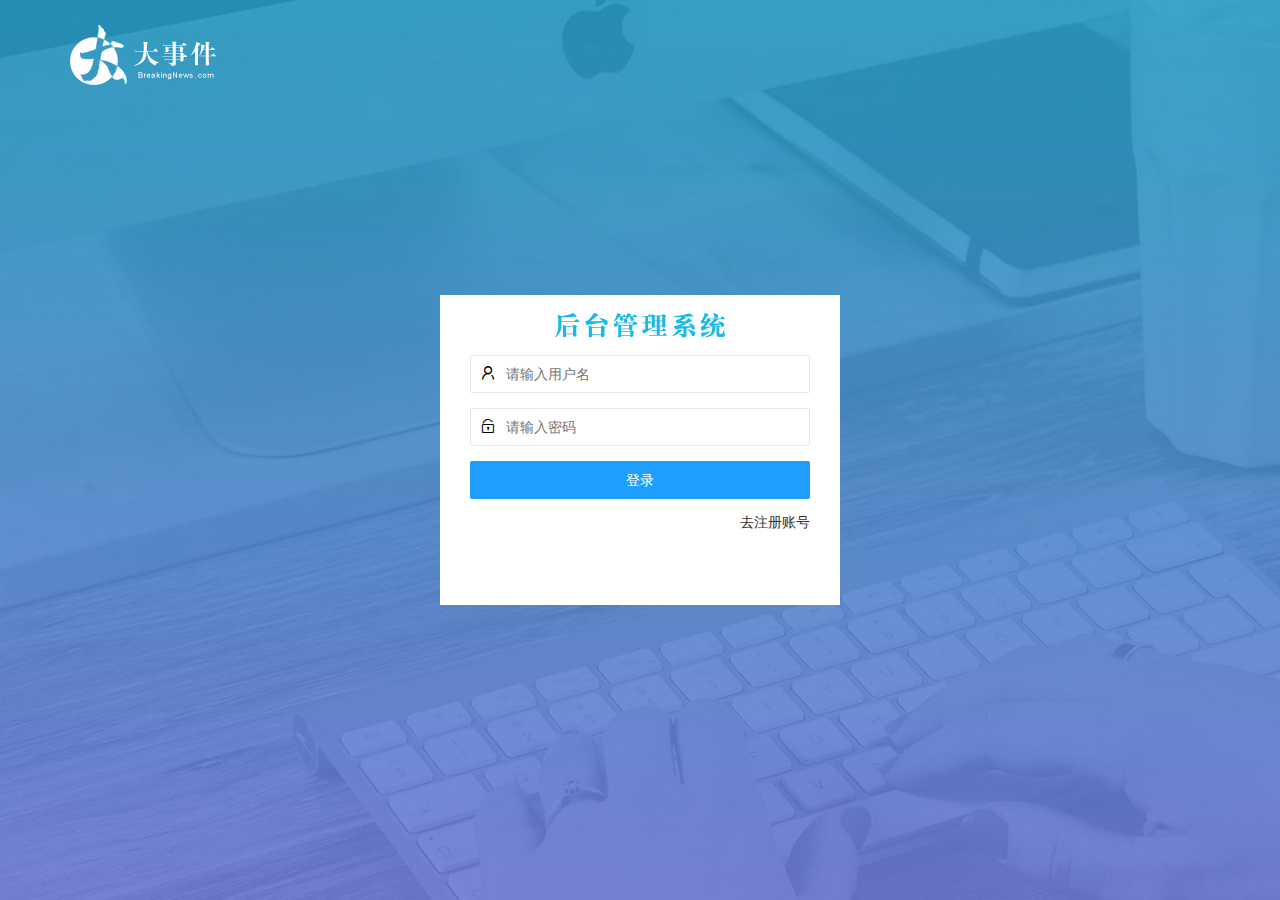
<file: day01/index.html>
<!DOCTYPE html>
<html lang="en">
  <head>
    <meta charset="UTF-8" />
    <meta name="viewport" content="width=device-width, initial-scale=1.0" />
    <title>大事件</title>
    <link rel="stylesheet" href="./assets/lib/layui/css/layui.css" />
    <link rel="stylesheet" href="./assets/css/base.css" />
    <link rel="stylesheet" href="./assets/css/index.css" />
    <script src="./assets/lib/jquery.js"></script>

    <script src="./assets/lib/layui/layui.all.js"></script>
    <script src="./assets/js/utils.js"></script>
    <script src="./assets/js/index.js"></script>
  </head>
  <body>
    <!-- logo盒子 -->
    <!-- 头部 -->
    <div class="layui-main">
      <img src="./assets/images/logo.png" alt="图片无法显示" />
    </div>

    <!-- 表单 -->
    <div class="logoin-reg-box">
      <div class="title-box"></div>
      <!-- 登录 -->
      <div class="login-box">
        <!-- 登录表单 -->
        <form class="layui-form" id="btn-login">
          <div class="layui-form-item">
            <i class="layui-icon layui-icon-username"></i>

            <input
              type="text"
              name="username"
              required
              lay-verify="required"
              placeholder="请输入用户名"
              autocomplete="off"
              class="layui-input"
            />
          </div>
          <!-- 密码 -->
          <div class="layui-form-item">
            <i class="layui-icon layui-icon-password"></i>

            <input
              type="password"
              name="password"
              required
              lay-verify="required|password"
              placeholder="请输入密码"
              autocomplete="off"
              class="layui-input"
            />
          </div>
          <!-- 提交按钮 -->
          <div class="layui-form-item">
            <button
              class="layui-btn layui-btn-normal layui-btn-fluid"
              lay-submit
            >
              登录
            </button>
          </div>

          <div class="layui-form-item links">
            <a id="link-login" href="javascript:">去注册账号</a>
          </div>
        </form>
      </div>

      <!-- 注册 -->
      <div class="reg-box">
        <!-- 注册表单 -->
        <form class="layui-form" id="btn-reg">
          <!-- 用户名 -->
          <div class="layui-form-item">
            <i class="layui-icon layui-icon-username"></i>

            <input
              id="reg-username"
              type="text"
              name="username"
              required
              lay-verify="required"
              placeholder="请输入用户名"
              autocomplete="off"
              class="layui-input"
            />
          </div>

          <!-- 密码 -->
          <div class="layui-form-item">
            <i class="layui-icon layui-icon-password"></i>

            <input
              id="reg-psd"
              type="password"
              name="regpassword"
              required
              lay-verify="required|password"
              placeholder="请输入密码"
              autocomplete="off"
              class="layui-input"
            />
          </div>

          <div class="layui-form-item">
            <i class="layui-icon layui-icon-password"></i>

            <input
              type="password"
              name="repassword"
              required
              lay-verify="required|password|repassword"
              placeholder="再次确认密码"
              autocomplete="off"
              class="layui-input"
            />
          </div>

          <div class="layui-form-item">
            <button
              id="reg-btn"
              class="layui-btn layui-btn-normal layui-btn-fluid"
              lay-submit
            >
              注册
            </button>
          </div>

          <div class="reg-box links">
            <!-- <div class="layui-form-item links"> -->
            <a id="link-reg" href="javascript:">去登录</a>
          </div>
        </form>
      </div>
    </div>
  </body>
</html>
</file>
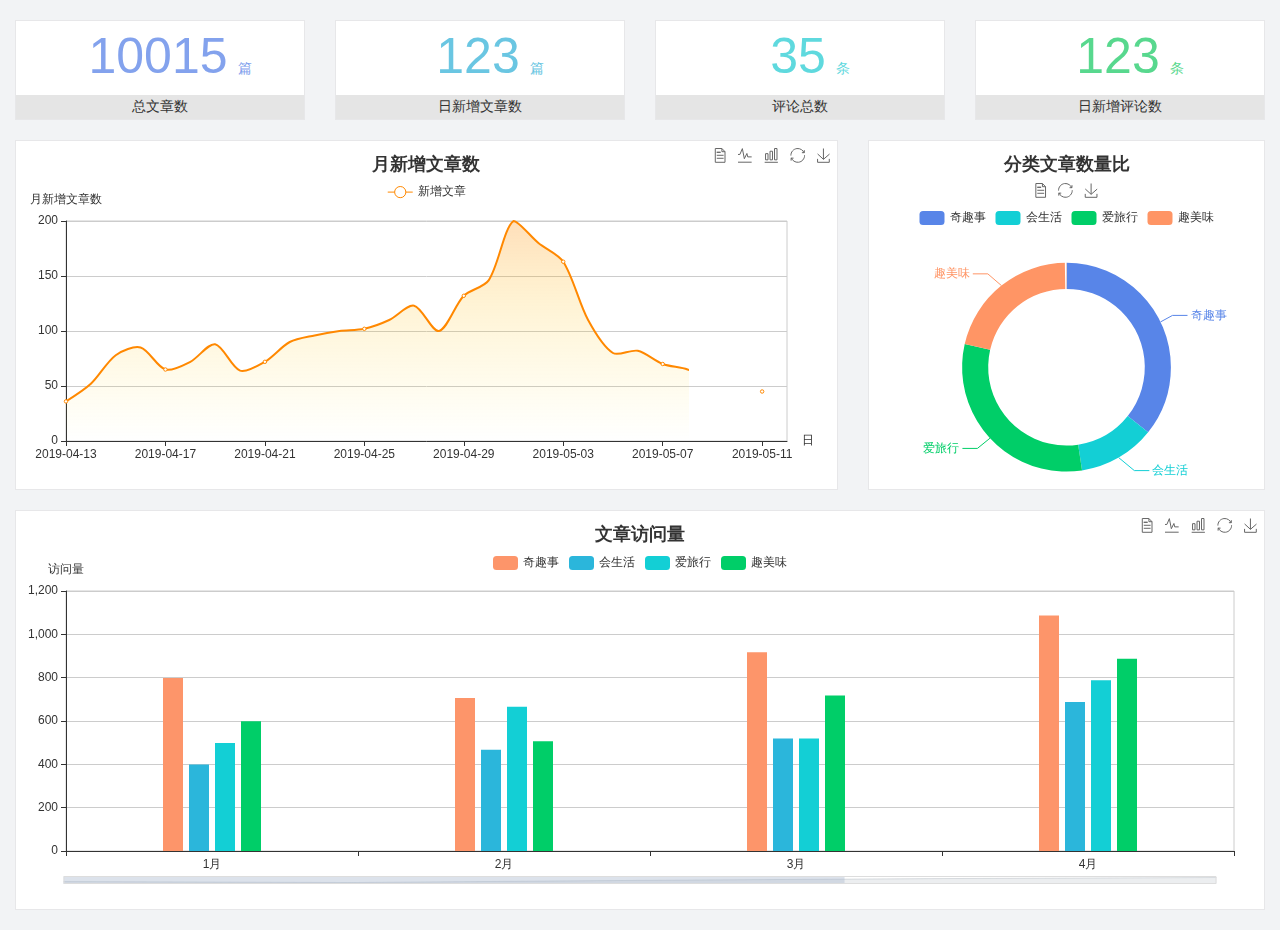
<file: day01/home/dashboard.html>
<!DOCTYPE html>
<html lang="en">
  <head>
    <meta charset="UTF-8" />
    <meta name="viewport" content="width=device-width, initial-scale=1.0" />
    <meta http-equiv="X-UA-Compatible" content="ie=edge" />
    <title>图表统计</title>
    <link rel="stylesheet" href="../assets/lib/bootstrap.css" />
    <link rel="stylesheet" href="../assets/lib/main.css" />
    <script src="../assets/lib/jquery.js"></script>
    <script type="text/javascript" src="../assets/lib/echarts.min.js"></script>
  </head>

  <body>
    <div class="container-fluid">
      <div class="row spannel_list">
        <div class="col-sm-3 col-xs-6">
          <div class="spannel">
            <em>10015</em><span>篇</span>
            <b>总文章数</b>
          </div>
        </div>
        <div class="col-sm-3 col-xs-6">
          <div class="spannel scolor01">
            <em>123</em><span>篇</span>
            <b>日新增文章数</b>
          </div>
        </div>
        <div class="col-sm-3 col-xs-6">
          <div class="spannel scolor02">
            <em>35</em><span>条</span>
            <b>评论总数</b>
          </div>
        </div>
        <div class="col-sm-3 col-xs-6">
          <div class="spannel scolor03">
            <em>123</em><span>条</span>
            <b>日新增评论数</b>
          </div>
        </div>
      </div>
    </div>

    <div class="container-fluid">
      <div class="row curve-pie">
        <div class="col-lg-8 col-md-8">
          <div class="gragh_pannel" id="curve_show"></div>
        </div>
        <div class="col-lg-4 col-md-4">
          <div class="gragh_pannel" id="pie_show"></div>
        </div>
      </div>
    </div>

    <div class="container-fluid">
      <div class="column_pannel" id="column_show"></div>
    </div>

    <script>
      var oChart = echarts.init(document.getElementById("curve_show"));
      var aList_all = [
        { count: 36, date: "2019-04-13" },
        { count: 52, date: "2019-04-14" },
        { count: 78, date: "2019-04-15" },
        { count: 85, date: "2019-04-16" },
        { count: 65, date: "2019-04-17" },
        { count: 72, date: "2019-04-18" },
        { count: 88, date: "2019-04-19" },
        { count: 64, date: "2019-04-20" },
        { count: 72, date: "2019-04-21" },
        { count: 90, date: "2019-04-22" },
        { count: 96, date: "2019-04-23" },
        { count: 100, date: "2019-04-24" },
        { count: 102, date: "2019-04-25" },
        { count: 110, date: "2019-04-26" },
        { count: 123, date: "2019-04-27" },
        { count: 100, date: "2019-04-28" },
        { count: 132, date: "2019-04-29" },
        { count: 146, date: "2019-04-30" },
        { count: 200, date: "2019-05-01" },
        { count: 180, date: "2019-05-02" },
        { count: 163, date: "2019-05-03" },
        { count: 110, date: "2019-05-04" },
        { count: 80, date: "2019-05-05" },
        { count: 82, date: "2019-05-06" },
        { count: 70, date: "2019-05-07" },
        { count: 65, date: "2019-05-08" },
        { count: 54, date: "2019-05-09" },
        { count: 40, date: "2019-05-10" },
        { count: 45, date: "2019-05-11" },
        { count: 38, date: "2019-05-12" },
      ];

      let aCount = [];
      let aDate = [];

      for (var i = 0; i < aList_all.length; i++) {
        aCount.push(aList_all[i].count);
        aDate.push(aList_all[i].date);
      }

      var chartopt = {
        title: {
          text: "月新增文章数",
          left: "center",
          top: "10",
        },
        tooltip: {
          trigger: "axis",
        },
        legend: {
          data: ["新增文章"],
          top: "40",
        },
        toolbox: {
          show: true,
          feature: {
            mark: { show: true },
            dataView: { show: true, readOnly: false },
            magicType: { show: true, type: ["line", "bar"] },
            restore: { show: true },
            saveAsImage: { show: true },
          },
        },
        calculable: true,
        xAxis: [
          {
            name: "日",
            type: "category",
            boundaryGap: false,
            data: aDate,
          },
        ],
        yAxis: [
          {
            name: "月新增文章数",
            type: "value",
          },
        ],
        series: [
          {
            name: "新增文章",
            type: "line",
            smooth: true,
            itemStyle: {
              normal: { areaStyle: { type: "default" }, color: "#f80" },
              lineStyle: { color: "#f80" },
            },
            data: aCount,
          },
        ],
        areaStyle: {
          normal: {
            color: new echarts.graphic.LinearGradient(0, 0, 0, 1, [
              {
                offset: 0,
                color: "rgba(255,136,0,0.39)",
              },
              {
                offset: 0.34,
                color: "rgba(255,180,0,0.25)",
              },
              {
                offset: 1,
                color: "rgba(255,222,0,0.00)",
              },
            ]),
          },
        },
        grid: {
          show: true,
          x: 50,
          x2: 50,
          y: 80,
          height: 220,
        },
      };

      oChart.setOption(chartopt);

      var oPie = echarts.init(document.getElementById("pie_show"));
      var oPieopt = {
        title: {
          top: 10,
          text: "分类文章数量比",
          x: "center",
        },
        tooltip: {
          trigger: "item",
          formatter: "{a} <br/>{b} : {c} ({d}%)",
        },
        color: ["#5885e8", "#13cfd5", "#00ce68", "#ff9565"],
        legend: {
          x: "center",
          top: 65,
          data: ["奇趣事", "会生活", "爱旅行", "趣美味"],
        },
        toolbox: {
          show: true,
          x: "center",
          top: 35,
          feature: {
            mark: { show: true },
            dataView: { show: true, readOnly: false },
            magicType: {
              show: true,
              type: ["pie", "funnel"],
              option: {
                funnel: {
                  x: "25%",
                  width: "50%",
                  funnelAlign: "left",
                  max: 1548,
                },
              },
            },
            restore: { show: true },
            saveAsImage: { show: true },
          },
        },
        calculable: true,
        series: [
          {
            name: "访问来源",
            type: "pie",
            radius: ["45%", "60%"],
            center: ["50%", "65%"],
            data: [
              { value: 300, name: "奇趣事" },
              { value: 100, name: "会生活" },
              { value: 260, name: "爱旅行" },
              { value: 180, name: "趣美味" },
            ],
          },
        ],
      };
      oPie.setOption(oPieopt);

      var oColumn = this.echarts.init(document.getElementById("column_show"));
      var oColumnopt = {
        title: {
          text: "文章访问量",
          left: "center",
          top: "10",
        },
        tooltip: {
          trigger: "axis",
        },
        legend: {
          data: ["奇趣事", "会生活", "爱旅行", "趣美味"],
          top: "40",
        },
        toolbox: {
          show: true,
          feature: {
            mark: { show: true },
            dataView: { show: true, readOnly: false },
            magicType: { show: true, type: ["line", "bar"] },
            restore: { show: true },
            saveAsImage: { show: true },
          },
        },
        calculable: true,
        xAxis: [
          {
            type: "category",
            data: ["1月", "2月", "3月", "4月", "5月"],
          },
        ],
        yAxis: [
          {
            name: "访问量",
            type: "value",
          },
        ],
        series: [
          {
            name: "奇趣事",
            type: "bar",
            barWidth: 20,
            itemStyle: {
              normal: { areaStyle: { type: "default" }, color: "#fd956a" },
            },
            data: [800, 708, 920, 1090, 1200],
          },
          {
            name: "会生活",
            type: "bar",
            barWidth: 20,
            itemStyle: {
              normal: { areaStyle: { type: "default" }, color: "#2bb6db" },
            },
            data: [400, 468, 520, 690, 800],
          },
          {
            name: "爱旅行",
            type: "bar",
            barWidth: 20,
            itemStyle: {
              normal: { areaStyle: { type: "default" }, color: "#13cfd5" },
            },
            data: [500, 668, 520, 790, 900],
          },
          {
            name: "趣美味",
            type: "bar",
            barWidth: 20,
            itemStyle: {
              normal: { areaStyle: { type: "default" }, color: "#00ce68" },
            },
            data: [600, 508, 720, 890, 1000],
          },
        ],
        grid: {
          show: true,
          x: 50,
          x2: 30,
          y: 80,
          height: 260,
        },
        dataZoom: [
          //给x轴设置滚动条
          {
            start: 0, //默认为0
            end: 100 - 1000 / 31, //默认为100
            type: "slider",
            show: true,
            xAxisIndex: [0],
            handleSize: 0, //滑动条的 左右2个滑动条的大小
            height: 8, //组件高度
            left: 45, //左边的距离
            right: 50, //右边的距离
            bottom: 26, //右边的距离
            handleColor: "#ddd", //h滑动图标的颜色
            handleStyle: {
              borderColor: "#cacaca",
              borderWidth: "1",
              shadowBlur: 2,
              background: "#ddd",
              shadowColor: "#ddd",
            },
          },
        ],
      };
      oColumn.setOption(oColumnopt);
    </script>
  </body>
</html>
</file>
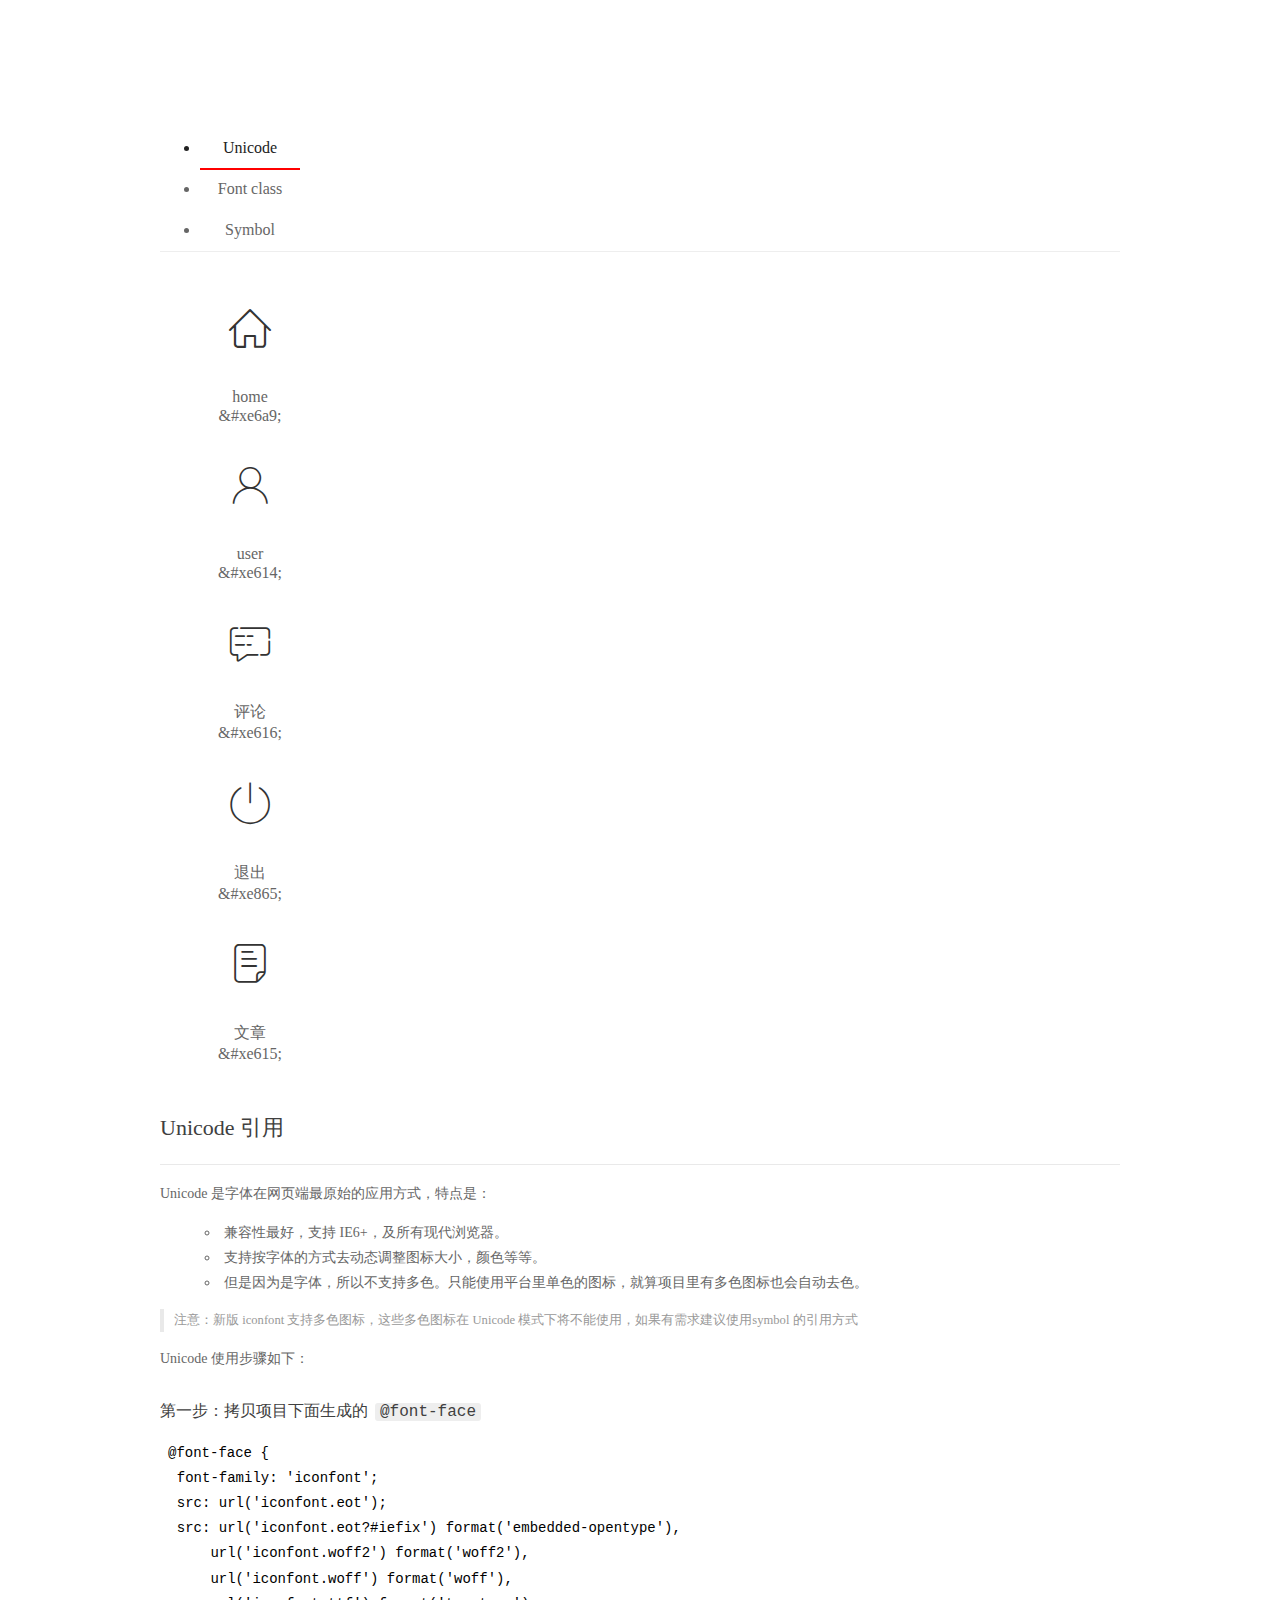
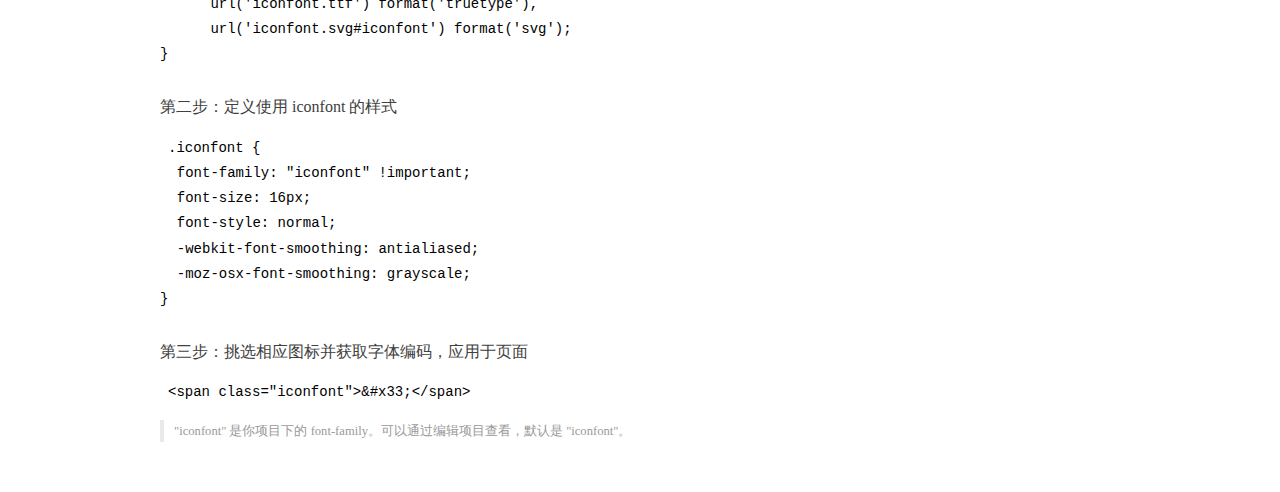
<file: day01/assets/fonts/demo_index.html>
<!DOCTYPE html>
<html>
<head>
  <meta charset="utf-8"/>
  <title>IconFont Demo</title>
  <link rel="shortcut icon" href="https://gtms04.alicdn.com/tps/i4/TB1_oz6GVXXXXaFXpXXJDFnIXXX-64-64.ico" type="image/x-icon"/>
  <link rel="stylesheet" href="https://g.alicdn.com/thx/cube/1.3.2/cube.min.css">
  <link rel="stylesheet" href="demo.css">
  <link rel="stylesheet" href="iconfont.css">
  <script src="iconfont.js"></script>
  <!-- jQuery -->
  <script src="https://a1.alicdn.com/oss/uploads/2018/12/26/7bfddb60-08e8-11e9-9b04-53e73bb6408b.js"></script>
  <!-- 代码高亮 -->
  <script src="https://a1.alicdn.com/oss/uploads/2018/12/26/a3f714d0-08e6-11e9-8a15-ebf944d7534c.js"></script>
</head>
<body>
  <div class="main">
    <h1 class="logo"><a href="https://www.iconfont.cn/" title="iconfont 首页" target="_blank">&#xe86b;</a></h1>
    <div class="nav-tabs">
      <ul id="tabs" class="dib-box">
        <li class="dib active"><span>Unicode</span></li>
        <li class="dib"><span>Font class</span></li>
        <li class="dib"><span>Symbol</span></li>
      </ul>
      
    </div>
    <div class="tab-container">
      <div class="content unicode" style="display: block;">
          <ul class="icon_lists dib-box">
          
            <li class="dib">
              <span class="icon iconfont">&#xe6a9;</span>
                <div class="name">home</div>
                <div class="code-name">&amp;#xe6a9;</div>
              </li>
          
            <li class="dib">
              <span class="icon iconfont">&#xe614;</span>
                <div class="name">user</div>
                <div class="code-name">&amp;#xe614;</div>
              </li>
          
            <li class="dib">
              <span class="icon iconfont">&#xe616;</span>
                <div class="name">评论</div>
                <div class="code-name">&amp;#xe616;</div>
              </li>
          
            <li class="dib">
              <span class="icon iconfont">&#xe865;</span>
                <div class="name">退出</div>
                <div class="code-name">&amp;#xe865;</div>
              </li>
          
            <li class="dib">
              <span class="icon iconfont">&#xe615;</span>
                <div class="name">文章</div>
                <div class="code-name">&amp;#xe615;</div>
              </li>
          
          </ul>
          <div class="article markdown">
          <h2 id="unicode-">Unicode 引用</h2>
          <hr>

          <p>Unicode 是字体在网页端最原始的应用方式，特点是：</p>
          <ul>
            <li>兼容性最好，支持 IE6+，及所有现代浏览器。</li>
            <li>支持按字体的方式去动态调整图标大小，颜色等等。</li>
            <li>但是因为是字体，所以不支持多色。只能使用平台里单色的图标，就算项目里有多色图标也会自动去色。</li>
          </ul>
          <blockquote>
            <p>注意：新版 iconfont 支持多色图标，这些多色图标在 Unicode 模式下将不能使用，如果有需求建议使用symbol 的引用方式</p>
          </blockquote>
          <p>Unicode 使用步骤如下：</p>
          <h3 id="-font-face">第一步：拷贝项目下面生成的 <code>@font-face</code></h3>
<pre><code class="language-css"
>@font-face {
  font-family: 'iconfont';
  src: url('iconfont.eot');
  src: url('iconfont.eot?#iefix') format('embedded-opentype'),
      url('iconfont.woff2') format('woff2'),
      url('iconfont.woff') format('woff'),
      url('iconfont.ttf') format('truetype'),
      url('iconfont.svg#iconfont') format('svg');
}
</code></pre>
          <h3 id="-iconfont-">第二步：定义使用 iconfont 的样式</h3>
<pre><code class="language-css"
>.iconfont {
  font-family: "iconfont" !important;
  font-size: 16px;
  font-style: normal;
  -webkit-font-smoothing: antialiased;
  -moz-osx-font-smoothing: grayscale;
}
</code></pre>
          <h3 id="-">第三步：挑选相应图标并获取字体编码，应用于页面</h3>
<pre>
<code class="language-html"
>&lt;span class="iconfont"&gt;&amp;#x33;&lt;/span&gt;
</code></pre>
          <blockquote>
            <p>"iconfont" 是你项目下的 font-family。可以通过编辑项目查看，默认是 "iconfont"。</p>
          </blockquote>
          </div>
      </div>
      <div class="content font-class">
        <ul class="icon_lists dib-box">
          
          <li class="dib">
            <span class="icon iconfont icon-home"></span>
            <div class="name">
              home
            </div>
            <div class="code-name">.icon-home
            </div>
          </li>
          
          <li class="dib">
            <span class="icon iconfont icon-user"></span>
            <div class="name">
              user
            </div>
            <div class="code-name">.icon-user
            </div>
          </li>
          
          <li class="dib">
            <span class="icon iconfont icon-pinglun"></span>
            <div class="name">
              评论
            </div>
            <div class="code-name">.icon-pinglun
            </div>
          </li>
          
          <li class="dib">
            <span class="icon iconfont icon-tuichu"></span>
            <div class="name">
              退出
            </div>
            <div class="code-name">.icon-tuichu
            </div>
          </li>
          
          <li class="dib">
            <span class="icon iconfont icon-16"></span>
            <div class="name">
              文章
            </div>
            <div class="code-name">.icon-16
            </div>
          </li>
          
        </ul>
        <div class="article markdown">
        <h2 id="font-class-">font-class 引用</h2>
        <hr>

        <p>font-class 是 Unicode 使用方式的一种变种，主要是解决 Unicode 书写不直观，语意不明确的问题。</p>
        <p>与 Unicode 使用方式相比，具有如下特点：</p>
        <ul>
          <li>兼容性良好，支持 IE8+，及所有现代浏览器。</li>
          <li>相比于 Unicode 语意明确，书写更直观。可以很容易分辨这个 icon 是什么。</li>
          <li>因为使用 class 来定义图标，所以当要替换图标时，只需要修改 class 里面的 Unicode 引用。</li>
          <li>不过因为本质上还是使用的字体，所以多色图标还是不支持的。</li>
        </ul>
        <p>使用步骤如下：</p>
        <h3 id="-fontclass-">第一步：引入项目下面生成的 fontclass 代码：</h3>
<pre><code class="language-html">&lt;link rel="stylesheet" href="./iconfont.css"&gt;
</code></pre>
        <h3 id="-">第二步：挑选相应图标并获取类名，应用于页面：</h3>
<pre><code class="language-html">&lt;span class="iconfont icon-xxx"&gt;&lt;/span&gt;
</code></pre>
        <blockquote>
          <p>"
            iconfont" 是你项目下的 font-family。可以通过编辑项目查看，默认是 "iconfont"。</p>
        </blockquote>
      </div>
      </div>
      <div class="content symbol">
          <ul class="icon_lists dib-box">
          
            <li class="dib">
                <svg class="icon svg-icon" aria-hidden="true">
                  <use xlink:href="#icon-home"></use>
                </svg>
                <div class="name">home</div>
                <div class="code-name">#icon-home</div>
            </li>
          
            <li class="dib">
                <svg class="icon svg-icon" aria-hidden="true">
                  <use xlink:href="#icon-user"></use>
                </svg>
                <div class="name">user</div>
                <div class="code-name">#icon-user</div>
            </li>
          
            <li class="dib">
                <svg class="icon svg-icon" aria-hidden="true">
                  <use xlink:href="#icon-pinglun"></use>
                </svg>
                <div class="name">评论</div>
                <div class="code-name">#icon-pinglun</div>
            </li>
          
            <li class="dib">
                <svg class="icon svg-icon" aria-hidden="true">
                  <use xlink:href="#icon-tuichu"></use>
                </svg>
                <div class="name">退出</div>
                <div class="code-name">#icon-tuichu</div>
            </li>
          
            <li class="dib">
                <svg class="icon svg-icon" aria-hidden="true">
                  <use xlink:href="#icon-16"></use>
                </svg>
                <div class="name">文章</div>
                <div class="code-name">#icon-16</div>
            </li>
          
          </ul>
          <div class="article markdown">
          <h2 id="symbol-">Symbol 引用</h2>
          <hr>

          <p>这是一种全新的使用方式，应该说这才是未来的主流，也是平台目前推荐的用法。相关介绍可以参考这篇<a href="">文章</a>
            这种用法其实是做了一个 SVG 的集合，与另外两种相比具有如下特点：</p>
          <ul>
            <li>支持多色图标了，不再受单色限制。</li>
            <li>通过一些技巧，支持像字体那样，通过 <code>font-size</code>, <code>color</code> 来调整样式。</li>
            <li>兼容性较差，支持 IE9+，及现代浏览器。</li>
            <li>浏览器渲染 SVG 的性能一般，还不如 png。</li>
          </ul>
          <p>使用步骤如下：</p>
          <h3 id="-symbol-">第一步：引入项目下面生成的 symbol 代码：</h3>
<pre><code class="language-html">&lt;script src="./iconfont.js"&gt;&lt;/script&gt;
</code></pre>
          <h3 id="-css-">第二步：加入通用 CSS 代码（引入一次就行）：</h3>
<pre><code class="language-html">&lt;style&gt;
.icon {
  width: 1em;
  height: 1em;
  vertical-align: -0.15em;
  fill: currentColor;
  overflow: hidden;
}
&lt;/style&gt;
</code></pre>
          <h3 id="-">第三步：挑选相应图标并获取类名，应用于页面：</h3>
<pre><code class="language-html">&lt;svg class="icon" aria-hidden="true"&gt;
  &lt;use xlink:href="#icon-xxx"&gt;&lt;/use&gt;
&lt;/svg&gt;
</code></pre>
          </div>
      </div>

    </div>
  </div>
  <script>
  $(document).ready(function () {
      $('.tab-container .content:first').show()

      $('#tabs li').click(function (e) {
        var tabContent = $('.tab-container .content')
        var index = $(this).index()

        if ($(this).hasClass('active')) {
          return
        } else {
          $('#tabs li').removeClass('active')
          $(this).addClass('active')

          tabContent.hide().eq(index).fadeIn()
        }
      })
    })
  </script>
</body>
</html>
</file>
<file: day01/assets/lib/layui/css/layui.css>
/** layui-v2.5.6 MIT License By https://www.layui.com */
 .layui-inline,img{display:inline-block;vertical-align:middle}h1,h2,h3,h4,h5,h6{font-weight:400}.layui-edge,.layui-header,.layui-inline,.layui-main{position:relative}.layui-body,.layui-edge,.layui-elip{overflow:hidden}.layui-btn,.layui-edge,.layui-inline,img{vertical-align:middle}.layui-btn,.layui-disabled,.layui-icon,.layui-unselect{-moz-user-select:none;-webkit-user-select:none;-ms-user-select:none}.layui-elip,.layui-form-checkbox span,.layui-form-pane .layui-form-label{text-overflow:ellipsis;white-space:nowrap}.layui-breadcrumb,.layui-tree-btnGroup{visibility:hidden}blockquote,body,button,dd,div,dl,dt,form,h1,h2,h3,h4,h5,h6,input,li,ol,p,pre,td,textarea,th,ul{margin:0;padding:0;-webkit-tap-highlight-color:rgba(0,0,0,0)}a:active,a:hover{outline:0}img{border:none}li{list-style:none}table{border-collapse:collapse;border-spacing:0}h4,h5,h6{font-size:100%}button,input,optgroup,option,select,textarea{font-family:inherit;font-size:inherit;font-style:inherit;font-weight:inherit;outline:0}pre{white-space:pre-wrap;white-space:-moz-pre-wrap;white-space:-pre-wrap;white-space:-o-pre-wrap;word-wrap:break-word}body{line-height:24px;font:14px Helvetica Neue,Helvetica,PingFang SC,Tahoma,Arial,sans-serif}hr{height:1px;margin:10px 0;border:0;clear:both}a{color:#333;text-decoration:none}a:hover{color:#777}a cite{font-style:normal;*cursor:pointer}.layui-border-box,.layui-border-box *{box-sizing:border-box}.layui-box,.layui-box *{box-sizing:content-box}.layui-clear{clear:both;*zoom:1}.layui-clear:after{content:'\20';clear:both;*zoom:1;display:block;height:0}.layui-inline{*display:inline;*zoom:1}.layui-edge{display:inline-block;width:0;height:0;border-width:6px;border-style:dashed;border-color:transparent}.layui-edge-top{top:-4px;border-bottom-color:#999;border-bottom-style:solid}.layui-edge-right{border-left-color:#999;border-left-style:solid}.layui-edge-bottom{top:2px;border-top-color:#999;border-top-style:solid}.layui-edge-left{border-right-color:#999;border-right-style:solid}.layui-disabled,.layui-disabled:hover{color:#d2d2d2!important;cursor:not-allowed!important}.layui-circle{border-radius:100%}.layui-show{display:block!important}.layui-hide{display:none!important}@font-face{font-family:layui-icon;src:url(../font/iconfont.eot?v=256);src:url(../font/iconfont.eot?v=256#iefix) format('embedded-opentype'),url(../font/iconfont.woff2?v=256) format('woff2'),url(../font/iconfont.woff?v=256) format('woff'),url(../font/iconfont.ttf?v=256) format('truetype'),url(../font/iconfont.svg?v=256#layui-icon) format('svg')}.layui-icon{font-family:layui-icon!important;font-size:16px;font-style:normal;-webkit-font-smoothing:antialiased;-moz-osx-font-smoothing:grayscale}.layui-icon-reply-fill:before{content:"\e611"}.layui-icon-set-fill:before{content:"\e614"}.layui-icon-menu-fill:before{content:"\e60f"}.layui-icon-search:before{content:"\e615"}.layui-icon-share:before{content:"\e641"}.layui-icon-set-sm:before{content:"\e620"}.layui-icon-engine:before{content:"\e628"}.layui-icon-close:before{content:"\1006"}.layui-icon-close-fill:before{content:"\1007"}.layui-icon-chart-screen:before{content:"\e629"}.layui-icon-star:before{content:"\e600"}.layui-icon-circle-dot:before{content:"\e617"}.layui-icon-chat:before{content:"\e606"}.layui-icon-release:before{content:"\e609"}.layui-icon-list:before{content:"\e60a"}.layui-icon-chart:before{content:"\e62c"}.layui-icon-ok-circle:before{content:"\1005"}.layui-icon-layim-theme:before{content:"\e61b"}.layui-icon-table:before{content:"\e62d"}.layui-icon-right:before{content:"\e602"}.layui-icon-left:before{content:"\e603"}.layui-icon-cart-simple:before{content:"\e698"}.layui-icon-face-cry:before{content:"\e69c"}.layui-icon-face-smile:before{content:"\e6af"}.layui-icon-survey:before{content:"\e6b2"}.layui-icon-tree:before{content:"\e62e"}.layui-icon-ie:before{content:"\e7bb"}.layui-icon-upload-circle:before{content:"\e62f"}.layui-icon-add-circle:before{content:"\e61f"}.layui-icon-download-circle:before{content:"\e601"}.layui-icon-templeate-1:before{content:"\e630"}.layui-icon-util:before{content:"\e631"}.layui-icon-face-surprised:before{content:"\e664"}.layui-icon-edit:before{content:"\e642"}.layui-icon-speaker:before{content:"\e645"}.layui-icon-down:before{content:"\e61a"}.layui-icon-file:before{content:"\e621"}.layui-icon-layouts:before{content:"\e632"}.layui-icon-rate-half:before{content:"\e6c9"}.layui-icon-add-circle-fine:before{content:"\e608"}.layui-icon-prev-circle:before{content:"\e633"}.layui-icon-read:before{content:"\e705"}.layui-icon-404:before{content:"\e61c"}.layui-icon-carousel:before{content:"\e634"}.layui-icon-help:before{content:"\e607"}.layui-icon-code-circle:before{content:"\e635"}.layui-icon-windows:before{content:"\e67f"}.layui-icon-water:before{content:"\e636"}.layui-icon-username:before{content:"\e66f"}.layui-icon-find-fill:before{content:"\e670"}.layui-icon-about:before{content:"\e60b"}.layui-icon-location:before{content:"\e715"}.layui-icon-up:before{content:"\e619"}.layui-icon-pause:before{content:"\e651"}.layui-icon-date:before{content:"\e637"}.layui-icon-layim-uploadfile:before{content:"\e61d"}.layui-icon-delete:before{content:"\e640"}.layui-icon-play:before{content:"\e652"}.layui-icon-top:before{content:"\e604"}.layui-icon-firefox:before{content:"\e686"}.layui-icon-friends:before{content:"\e612"}.layui-icon-refresh-3:before{content:"\e9aa"}.layui-icon-ok:before{content:"\e605"}.layui-icon-layer:before{content:"\e638"}.layui-icon-face-smile-fine:before{content:"\e60c"}.layui-icon-dollar:before{content:"\e659"}.layui-icon-group:before{content:"\e613"}.layui-icon-layim-download:before{content:"\e61e"}.layui-icon-picture-fine:before{content:"\e60d"}.layui-icon-link:before{content:"\e64c"}.layui-icon-diamond:before{content:"\e735"}.layui-icon-log:before{content:"\e60e"}.layui-icon-key:before{content:"\e683"}.layui-icon-rate-solid:before{content:"\e67a"}.layui-icon-fonts-del:before{content:"\e64f"}.layui-icon-unlink:before{content:"\e64d"}.layui-icon-fonts-clear:before{content:"\e639"}.layui-icon-triangle-r:before{content:"\e623"}.layui-icon-circle:before{content:"\e63f"}.layui-icon-radio:before{content:"\e643"}.layui-icon-align-center:before{content:"\e647"}.layui-icon-align-right:before{content:"\e648"}.layui-icon-align-left:before{content:"\e649"}.layui-icon-loading-1:before{content:"\e63e"}.layui-icon-return:before{content:"\e65c"}.layui-icon-fonts-strong:before{content:"\e62b"}.layui-icon-upload:before{content:"\e67c"}.layui-icon-dialogue:before{content:"\e63a"}.layui-icon-video:before{content:"\e6ed"}.layui-icon-headset:before{content:"\e6fc"}.layui-icon-cellphone-fine:before{content:"\e63b"}.layui-icon-add-1:before{content:"\e654"}.layui-icon-face-smile-b:before{content:"\e650"}.layui-icon-fonts-html:before{content:"\e64b"}.layui-icon-screen-full:before{content:"\e622"}.layui-icon-form:before{content:"\e63c"}.layui-icon-cart:before{content:"\e657"}.layui-icon-camera-fill:before{content:"\e65d"}.layui-icon-tabs:before{content:"\e62a"}.layui-icon-heart-fill:before{content:"\e68f"}.layui-icon-fonts-code:before{content:"\e64e"}.layui-icon-ios:before{content:"\e680"}.layui-icon-at:before{content:"\e687"}.layui-icon-fire:before{content:"\e756"}.layui-icon-set:before{content:"\e716"}.layui-icon-fonts-u:before{content:"\e646"}.layui-icon-triangle-d:before{content:"\e625"}.layui-icon-tips:before{content:"\e702"}.layui-icon-picture:before{content:"\e64a"}.layui-icon-more-vertical:before{content:"\e671"}.layui-icon-bluetooth:before{content:"\e689"}.layui-icon-flag:before{content:"\e66c"}.layui-icon-loading:before{content:"\e63d"}.layui-icon-fonts-i:before{content:"\e644"}.layui-icon-refresh-1:before{content:"\e666"}.layui-icon-rmb:before{content:"\e65e"}.layui-icon-addition:before{content:"\e624"}.layui-icon-home:before{content:"\e68e"}.layui-icon-time:before{content:"\e68d"}.layui-icon-user:before{content:"\e770"}.layui-icon-notice:before{content:"\e667"}.layui-icon-chrome:before{content:"\e68a"}.layui-icon-edge:before{content:"\e68b"}.layui-icon-login-weibo:before{content:"\e675"}.layui-icon-voice:before{content:"\e688"}.layui-icon-upload-drag:before{content:"\e681"}.layui-icon-login-qq:before{content:"\e676"}.layui-icon-snowflake:before{content:"\e6b1"}.layui-icon-heart:before{content:"\e68c"}.layui-icon-logout:before{content:"\e682"}.layui-icon-file-b:before{content:"\e655"}.layui-icon-template:before{content:"\e663"}.layui-icon-transfer:before{content:"\e691"}.layui-icon-auz:before{content:"\e672"}.layui-icon-console:before{content:"\e665"}.layui-icon-app:before{content:"\e653"}.layui-icon-prev:before{content:"\e65a"}.layui-icon-website:before{content:"\e7ae"}.layui-icon-next:before{content:"\e65b"}.layui-icon-component:before{content:"\e857"}.layui-icon-android:before{content:"\e684"}.layui-icon-more:before{content:"\e65f"}.layui-icon-login-wechat:before{content:"\e677"}.layui-icon-shrink-right:before{content:"\e668"}.layui-icon-spread-left:before{content:"\e66b"}.layui-icon-camera:before{content:"\e660"}.layui-icon-note:before{content:"\e66e"}.layui-icon-refresh:before{content:"\e669"}.layui-icon-female:before{content:"\e661"}.layui-icon-male:before{content:"\e662"}.layui-icon-screen-restore:before{content:"\e758"}.layui-icon-password:before{content:"\e673"}.layui-icon-senior:before{content:"\e674"}.layui-icon-theme:before{content:"\e66a"}.layui-icon-tread:before{content:"\e6c5"}.layui-icon-praise:before{content:"\e6c6"}.layui-icon-star-fill:before{content:"\e658"}.layui-icon-rate:before{content:"\e67b"}.layui-icon-template-1:before{content:"\e656"}.layui-icon-vercode:before{content:"\e679"}.layui-icon-service:before{content:"\e626"}.layui-icon-cellphone:before{content:"\e678"}.layui-icon-print:before{content:"\e66d"}.layui-icon-cols:before{content:"\e610"}.layui-icon-wifi:before{content:"\e7e0"}.layui-icon-export:before{content:"\e67d"}.layui-icon-rss:before{content:"\e808"}.layui-icon-slider:before{content:"\e714"}.layui-icon-email:before{content:"\e618"}.layui-icon-subtraction:before{content:"\e67e"}.layui-icon-mike:before{content:"\e6dc"}.layui-icon-light:before{content:"\e748"}.layui-icon-gift:before{content:"\e627"}.layui-icon-mute:before{content:"\e685"}.layui-icon-reduce-circle:before{content:"\e616"}.layui-icon-music:before{content:"\e690"}.layui-main{width:1140px;margin:0 auto}.layui-header{z-index:1000;height:60px}.layui-header a:hover{transition:all .5s;-webkit-transition:all .5s}.layui-side{position:fixed;left:0;top:0;bottom:0;z-index:999;width:200px;overflow-x:hidden}.layui-side-scroll{position:relative;width:220px;height:100%;overflow-x:hidden}.layui-body{position:absolute;left:200px;right:0;top:0;bottom:0;z-index:998;width:auto;overflow-y:auto;box-sizing:border-box}.layui-layout-body{overflow:hidden}.layui-layout-admin .layui-header{background-color:#23262E}.layui-layout-admin .layui-side{top:60px;width:200px;overflow-x:hidden}.layui-layout-admin .layui-body{position:fixed;top:60px;bottom:44px}.layui-layout-admin .layui-main{width:auto;margin:0 15px}.layui-layout-admin .layui-footer{position:fixed;left:200px;right:0;bottom:0;height:44px;line-height:44px;padding:0 15px;background-color:#eee}.layui-layout-admin .layui-logo{position:absolute;left:0;top:0;width:200px;height:100%;line-height:60px;text-align:center;color:#009688;font-size:16px}.layui-layout-admin .layui-header .layui-nav{background:0 0}.layui-layout-left{position:absolute!important;left:200px;top:0}.layui-layout-right{position:absolute!important;right:0;top:0}.layui-container{position:relative;margin:0 auto;padding:0 15px;box-sizing:border-box}.layui-fluid{position:relative;margin:0 auto;padding:0 15px}.layui-row:after,.layui-row:before{content:'';display:block;clear:both}.layui-col-lg1,.layui-col-lg10,.layui-col-lg11,.layui-col-lg12,.layui-col-lg2,.layui-col-lg3,.layui-col-lg4,.layui-col-lg5,.layui-col-lg6,.layui-col-lg7,.layui-col-lg8,.layui-col-lg9,.layui-col-md1,.layui-col-md10,.layui-col-md11,.layui-col-md12,.layui-col-md2,.layui-col-md3,.layui-col-md4,.layui-col-md5,.layui-col-md6,.layui-col-md7,.layui-col-md8,.layui-col-md9,.layui-col-sm1,.layui-col-sm10,.layui-col-sm11,.layui-col-sm12,.layui-col-sm2,.layui-col-sm3,.layui-col-sm4,.layui-col-sm5,.layui-col-sm6,.layui-col-sm7,.layui-col-sm8,.layui-col-sm9,.layui-col-xs1,.layui-col-xs10,.layui-col-xs11,.layui-col-xs12,.layui-col-xs2,.layui-col-xs3,.layui-col-xs4,.layui-col-xs5,.layui-col-xs6,.layui-col-xs7,.layui-col-xs8,.layui-col-xs9{position:relative;display:block;box-sizing:border-box}.layui-col-xs1,.layui-col-xs10,.layui-col-xs11,.layui-col-xs12,.layui-col-xs2,.layui-col-xs3,.layui-col-xs4,.layui-col-xs5,.layui-col-xs6,.layui-col-xs7,.layui-col-xs8,.layui-col-xs9{float:left}.layui-col-xs1{width:8.33333333%}.layui-col-xs2{width:16.66666667%}.layui-col-xs3{width:25%}.layui-col-xs4{width:33.33333333%}.layui-col-xs5{width:41.66666667%}.layui-col-xs6{width:50%}.layui-col-xs7{width:58.33333333%}.layui-col-xs8{width:66.66666667%}.layui-col-xs9{width:75%}.layui-col-xs10{width:83.33333333%}.layui-col-xs11{width:91.66666667%}.layui-col-xs12{width:100%}.layui-col-xs-offset1{margin-left:8.33333333%}.layui-col-xs-offset2{margin-left:16.66666667%}.layui-col-xs-offset3{margin-left:25%}.layui-col-xs-offset4{margin-left:33.33333333%}.layui-col-xs-offset5{margin-left:41.66666667%}.layui-col-xs-offset6{margin-left:50%}.layui-col-xs-offset7{margin-left:58.33333333%}.layui-col-xs-offset8{margin-left:66.66666667%}.layui-col-xs-offset9{margin-left:75%}.layui-col-xs-offset10{margin-left:83.33333333%}.layui-col-xs-offset11{margin-left:91.66666667%}.layui-col-xs-offset12{margin-left:100%}@media screen and (max-width:768px){.layui-hide-xs{display:none!important}.layui-show-xs-block{display:block!important}.layui-show-xs-inline{display:inline!important}.layui-show-xs-inline-block{display:inline-block!important}}@media screen and (min-width:768px){.layui-container{width:750px}.layui-hide-sm{display:none!important}.layui-show-sm-block{display:block!important}.layui-show-sm-inline{display:inline!important}.layui-show-sm-inline-block{display:inline-block!important}.layui-col-sm1,.layui-col-sm10,.layui-col-sm11,.layui-col-sm12,.layui-col-sm2,.layui-col-sm3,.layui-col-sm4,.layui-col-sm5,.layui-col-sm6,.layui-col-sm7,.layui-col-sm8,.layui-col-sm9{float:left}.layui-col-sm1{width:8.33333333%}.layui-col-sm2{width:16.66666667%}.layui-col-sm3{width:25%}.layui-col-sm4{width:33.33333333%}.layui-col-sm5{width:41.66666667%}.layui-col-sm6{width:50%}.layui-col-sm7{width:58.33333333%}.layui-col-sm8{width:66.66666667%}.layui-col-sm9{width:75%}.layui-col-sm10{width:83.33333333%}.layui-col-sm11{width:91.66666667%}.layui-col-sm12{width:100%}.layui-col-sm-offset1{margin-left:8.33333333%}.layui-col-sm-offset2{margin-left:16.66666667%}.layui-col-sm-offset3{margin-left:25%}.layui-col-sm-offset4{margin-left:33.33333333%}.layui-col-sm-offset5{margin-left:41.66666667%}.layui-col-sm-offset6{margin-left:50%}.layui-col-sm-offset7{margin-left:58.33333333%}.layui-col-sm-offset8{margin-left:66.66666667%}.layui-col-sm-offset9{margin-left:75%}.layui-col-sm-offset10{margin-left:83.33333333%}.layui-col-sm-offset11{margin-left:91.66666667%}.layui-col-sm-offset12{margin-left:100%}}@media screen and (min-width:992px){.layui-container{width:970px}.layui-hide-md{display:none!important}.layui-show-md-block{display:block!important}.layui-show-md-inline{display:inline!important}.layui-show-md-inline-block{display:inline-block!important}.layui-col-md1,.layui-col-md10,.layui-col-md11,.layui-col-md12,.layui-col-md2,.layui-col-md3,.layui-col-md4,.layui-col-md5,.layui-col-md6,.layui-col-md7,.layui-col-md8,.layui-col-md9{float:left}.layui-col-md1{width:8.33333333%}.layui-col-md2{width:16.66666667%}.layui-col-md3{width:25%}.layui-col-md4{width:33.33333333%}.layui-col-md5{width:41.66666667%}.layui-col-md6{width:50%}.layui-col-md7{width:58.33333333%}.layui-col-md8{width:66.66666667%}.layui-col-md9{width:75%}.layui-col-md10{width:83.33333333%}.layui-col-md11{width:91.66666667%}.layui-col-md12{width:100%}.layui-col-md-offset1{margin-left:8.33333333%}.layui-col-md-offset2{margin-left:16.66666667%}.layui-col-md-offset3{margin-left:25%}.layui-col-md-offset4{margin-left:33.33333333%}.layui-col-md-offset5{margin-left:41.66666667%}.layui-col-md-offset6{margin-left:50%}.layui-col-md-offset7{margin-left:58.33333333%}.layui-col-md-offset8{margin-left:66.66666667%}.layui-col-md-offset9{margin-left:75%}.layui-col-md-offset10{margin-left:83.33333333%}.layui-col-md-offset11{margin-left:91.66666667%}.layui-col-md-offset12{margin-left:100%}}@media screen and (min-width:1200px){.layui-container{width:1170px}.layui-hide-lg{display:none!important}.layui-show-lg-block{display:block!important}.layui-show-lg-inline{display:inline!important}.layui-show-lg-inline-block{display:inline-block!important}.layui-col-lg1,.layui-col-lg10,.layui-col-lg11,.layui-col-lg12,.layui-col-lg2,.layui-col-lg3,.layui-col-lg4,.layui-col-lg5,.layui-col-lg6,.layui-col-lg7,.layui-col-lg8,.layui-col-lg9{float:left}.layui-col-lg1{width:8.33333333%}.layui-col-lg2{width:16.66666667%}.layui-col-lg3{width:25%}.layui-col-lg4{width:33.33333333%}.layui-col-lg5{width:41.66666667%}.layui-col-lg6{width:50%}.layui-col-lg7{width:58.33333333%}.layui-col-lg8{width:66.66666667%}.layui-col-lg9{width:75%}.layui-col-lg10{width:83.33333333%}.layui-col-lg11{width:91.66666667%}.layui-col-lg12{width:100%}.layui-col-lg-offset1{margin-left:8.33333333%}.layui-col-lg-offset2{margin-left:16.66666667%}.layui-col-lg-offset3{margin-left:25%}.layui-col-lg-offset4{margin-left:33.33333333%}.layui-col-lg-offset5{margin-left:41.66666667%}.layui-col-lg-offset6{margin-left:50%}.layui-col-lg-offset7{margin-left:58.33333333%}.layui-col-lg-offset8{margin-left:66.66666667%}.layui-col-lg-offset9{margin-left:75%}.layui-col-lg-offset10{margin-left:83.33333333%}.layui-col-lg-offset11{margin-left:91.66666667%}.layui-col-lg-offset12{margin-left:100%}}.layui-col-space1{margin:-.5px}.layui-col-space1>*{padding:.5px}.layui-col-space2{margin:-1px}.layui-col-space2>*{padding:1px}.layui-col-space4{margin:-2px}.layui-col-space4>*{padding:2px}.layui-col-space5{margin:-2.5px}.layui-col-space5>*{padding:2.5px}.layui-col-space6{margin:-3px}.layui-col-space6>*{padding:3px}.layui-col-space8{margin:-4px}.layui-col-space8>*{padding:4px}.layui-col-space10{margin:-5px}.layui-col-space10>*{padding:5px}.layui-col-space12{margin:-6px}.layui-col-space12>*{padding:6px}.layui-col-space14{margin:-7px}.layui-col-space14>*{padding:7px}.layui-col-space15{margin:-7.5px}.layui-col-space15>*{padding:7.5px}.layui-col-space16{margin:-8px}.layui-col-space16>*{padding:8px}.layui-col-space18{margin:-9px}.layui-col-space18>*{padding:9px}.layui-col-space20{margin:-10px}.layui-col-space20>*{padding:10px}.layui-col-space22{margin:-11px}.layui-col-space22>*{padding:11px}.layui-col-space24{margin:-12px}.layui-col-space24>*{padding:12px}.layui-col-space25{margin:-12.5px}.layui-col-space25>*{padding:12.5px}.layui-col-space26{margin:-13px}.layui-col-space26>*{padding:13px}.layui-col-space28{margin:-14px}.layui-col-space28>*{padding:14px}.layui-col-space30{margin:-15px}.layui-col-space30>*{padding:15px}.layui-btn,.layui-input,.layui-select,.layui-textarea,.layui-upload-button{outline:0;-webkit-appearance:none;transition:all .3s;-webkit-transition:all .3s;box-sizing:border-box}.layui-elem-quote{margin-bottom:10px;padding:15px;line-height:22px;border-left:5px solid #009688;border-radius:0 2px 2px 0;background-color:#f2f2f2}.layui-quote-nm{border-style:solid;border-width:1px 1px 1px 5px;background:0 0}.layui-elem-field{margin-bottom:10px;padding:0;border-width:1px;border-style:solid}.layui-elem-field legend{margin-left:20px;padding:0 10px;font-size:20px;font-weight:300}.layui-field-title{margin:10px 0 20px;border-width:1px 0 0}.layui-field-box{padding:10px 15px}.layui-field-title .layui-field-box{padding:10px 0}.layui-progress{position:relative;height:6px;border-radius:20px;background-color:#e2e2e2}.layui-progress-bar{position:absolute;left:0;top:0;width:0;max-width:100%;height:6px;border-radius:20px;text-align:right;background-color:#5FB878;transition:all .3s;-webkit-transition:all .3s}.layui-progress-big,.layui-progress-big .layui-progress-bar{height:18px;line-height:18px}.layui-progress-text{position:relative;top:-20px;line-height:18px;font-size:12px;color:#666}.layui-progress-big .layui-progress-text{position:static;padding:0 10px;color:#fff}.layui-collapse{border-width:1px;border-style:solid;border-radius:2px}.layui-colla-content,.layui-colla-item{border-top-width:1px;border-top-style:solid}.layui-colla-item:first-child{border-top:none}.layui-colla-title{position:relative;height:42px;line-height:42px;padding:0 15px 0 35px;color:#333;background-color:#f2f2f2;cursor:pointer;font-size:14px;overflow:hidden}.layui-colla-content{display:none;padding:10px 15px;line-height:22px;color:#666}.layui-colla-icon{position:absolute;left:15px;top:0;font-size:14px}.layui-card{margin-bottom:15px;border-radius:2px;background-color:#fff;box-shadow:0 1px 2px 0 rgba(0,0,0,.05)}.layui-card:last-child{margin-bottom:0}.layui-card-header{position:relative;height:42px;line-height:42px;padding:0 15px;border-bottom:1px solid #f6f6f6;color:#333;border-radius:2px 2px 0 0;font-size:14px}.layui-bg-black,.layui-bg-blue,.layui-bg-cyan,.layui-bg-green,.layui-bg-orange,.layui-bg-red{color:#fff!important}.layui-card-body{position:relative;padding:10px 15px;line-height:24px}.layui-card-body[pad15]{padding:15px}.layui-card-body[pad20]{padding:20px}.layui-card-body .layui-table{margin:5px 0}.layui-card .layui-tab{margin:0}.layui-panel-window{position:relative;padding:15px;border-radius:0;border-top:5px solid #E6E6E6;background-color:#fff}.layui-auxiliar-moving{position:fixed;left:0;right:0;top:0;bottom:0;width:100%;height:100%;background:0 0;z-index:9999999999}.layui-form-label,.layui-form-mid,.layui-form-select,.layui-input-block,.layui-input-inline,.layui-textarea{position:relative}.layui-bg-red{background-color:#FF5722!important}.layui-bg-orange{background-color:#FFB800!important}.layui-bg-green{background-color:#009688!important}.layui-bg-cyan{background-color:#2F4056!important}.layui-bg-blue{background-color:#1E9FFF!important}.layui-bg-black{background-color:#393D49!important}.layui-bg-gray{background-color:#eee!important;color:#666!important}.layui-badge-rim,.layui-colla-content,.layui-colla-item,.layui-collapse,.layui-elem-field,.layui-form-pane .layui-form-item[pane],.layui-form-pane .layui-form-label,.layui-input,.layui-layedit,.layui-layedit-tool,.layui-quote-nm,.layui-select,.layui-tab-bar,.layui-tab-card,.layui-tab-title,.layui-tab-title .layui-this:after,.layui-textarea{border-color:#e6e6e6}.layui-timeline-item:before,hr{background-color:#e6e6e6}.layui-text{line-height:22px;font-size:14px;color:#666}.layui-text h1,.layui-text h2,.layui-text h3{font-weight:500;color:#333}.layui-text h1{font-size:30px}.layui-text h2{font-size:24px}.layui-text h3{font-size:18px}.layui-text a:not(.layui-btn){color:#01AAED}.layui-text a:not(.layui-btn):hover{text-decoration:underline}.layui-text ul{padding:5px 0 5px 15px}.layui-text ul li{margin-top:5px;list-style-type:disc}.layui-text em,.layui-word-aux{color:#999!important;padding:0 5px!important}.layui-btn{display:inline-block;height:38px;line-height:38px;padding:0 18px;background-color:#009688;color:#fff;white-space:nowrap;text-align:center;font-size:14px;border:none;border-radius:2px;cursor:pointer}.layui-btn:hover{opacity:.8;filter:alpha(opacity=80);color:#fff}.layui-btn:active{opacity:1;filter:alpha(opacity=100)}.layui-btn+.layui-btn{margin-left:10px}.layui-btn-container{font-size:0}.layui-btn-container .layui-btn{margin-right:10px;margin-bottom:10px}.layui-btn-container .layui-btn+.layui-btn{margin-left:0}.layui-table .layui-btn-container .layui-btn{margin-bottom:9px}.layui-btn-radius{border-radius:100px}.layui-btn .layui-icon{margin-right:3px;font-size:18px;vertical-align:bottom;vertical-align:middle\9}.layui-btn-primary{border:1px solid #C9C9C9;background-color:#fff;color:#555}.layui-btn-primary:hover{border-color:#009688;color:#333}.layui-btn-normal{background-color:#1E9FFF}.layui-btn-warm{background-color:#FFB800}.layui-btn-danger{background-color:#FF5722}.layui-btn-checked{background-color:#5FB878}.layui-btn-disabled,.layui-btn-disabled:active,.layui-btn-disabled:hover{border:1px solid #e6e6e6;background-color:#FBFBFB;color:#C9C9C9;cursor:not-allowed;opacity:1}.layui-btn-lg{height:44px;line-height:44px;padding:0 25px;font-size:16px}.layui-btn-sm{height:30px;line-height:30px;padding:0 10px;font-size:12px}.layui-btn-sm i{font-size:16px!important}.layui-btn-xs{height:22px;line-height:22px;padding:0 5px;font-size:12px}.layui-btn-xs i{font-size:14px!important}.layui-btn-group{display:inline-block;vertical-align:middle;font-size:0}.layui-btn-group .layui-btn{margin-left:0!important;margin-right:0!important;border-left:1px solid rgba(255,255,255,.5);border-radius:0}.layui-btn-group .layui-btn-primary{border-left:none}.layui-btn-group .layui-btn-primary:hover{border-color:#C9C9C9;color:#009688}.layui-btn-group .layui-btn:first-child{border-left:none;border-radius:2px 0 0 2px}.layui-btn-group .layui-btn-primary:first-child{border-left:1px solid #c9c9c9}.layui-btn-group .layui-btn:last-child{border-radius:0 2px 2px 0}.layui-btn-group .layui-btn+.layui-btn{margin-left:0}.layui-btn-group+.layui-btn-group{margin-left:10px}.layui-btn-fluid{width:100%}.layui-input,.layui-select,.layui-textarea{height:38px;line-height:1.3;line-height:38px\9;border-width:1px;border-style:solid;background-color:#fff;border-radius:2px}.layui-input::-webkit-input-placeholder,.layui-select::-webkit-input-placeholder,.layui-textarea::-webkit-input-placeholder{line-height:1.3}.layui-input,.layui-textarea{display:block;width:100%;padding-left:10px}.layui-input:hover,.layui-textarea:hover{border-color:#D2D2D2!important}.layui-input:focus,.layui-textarea:focus{border-color:#C9C9C9!important}.layui-textarea{min-height:100px;height:auto;line-height:20px;padding:6px 10px;resize:vertical}.layui-select{padding:0 10px}.layui-form input[type=checkbox],.layui-form input[type=radio],.layui-form select{display:none}.layui-form [lay-ignore]{display:initial}.layui-form-item{margin-bottom:15px;clear:both;*zoom:1}.layui-form-item:after{content:'\20';clear:both;*zoom:1;display:block;height:0}.layui-form-label{float:left;display:block;padding:9px 15px;width:80px;font-weight:400;line-height:20px;text-align:right}.layui-form-label-col{display:block;float:none;padding:9px 0;line-height:20px;text-align:left}.layui-form-item .layui-inline{margin-bottom:5px;margin-right:10px}.layui-input-block{margin-left:110px;min-height:36px}.layui-input-inline{display:inline-block;vertical-align:middle}.layui-form-item .layui-input-inline{float:left;width:190px;margin-right:10px}.layui-form-text .layui-input-inline{width:auto}.layui-form-mid{float:left;display:block;padding:9px 0!important;line-height:20px;margin-right:10px}.layui-form-danger+.layui-form-select .layui-input,.layui-form-danger:focus{border-color:#FF5722!important}.layui-form-select .layui-input{padding-right:30px;cursor:pointer}.layui-form-select .layui-edge{position:absolute;right:10px;top:50%;margin-top:-3px;cursor:pointer;border-width:6px;border-top-color:#c2c2c2;border-top-style:solid;transition:all .3s;-webkit-transition:all .3s}.layui-form-select dl{display:none;position:absolute;left:0;top:42px;padding:5px 0;z-index:899;min-width:100%;border:1px solid #d2d2d2;max-height:300px;overflow-y:auto;background-color:#fff;border-radius:2px;box-shadow:0 2px 4px rgba(0,0,0,.12);box-sizing:border-box}.layui-form-select dl dd,.layui-form-select dl dt{padding:0 10px;line-height:36px;white-space:nowrap;overflow:hidden;text-overflow:ellipsis}.layui-form-select dl dt{font-size:12px;color:#999}.layui-form-select dl dd{cursor:pointer}.layui-form-select dl dd:hover{background-color:#f2f2f2;-webkit-transition:.5s all;transition:.5s all}.layui-form-select .layui-select-group dd{padding-left:20px}.layui-form-select dl dd.layui-select-tips{padding-left:10px!important;color:#999}.layui-form-select dl dd.layui-this{background-color:#5FB878;color:#fff}.layui-form-checkbox,.layui-form-select dl dd.layui-disabled{background-color:#fff}.layui-form-selected dl{display:block}.layui-form-checkbox,.layui-form-checkbox *,.layui-form-switch{display:inline-block;vertical-align:middle}.layui-form-selected .layui-edge{margin-top:-9px;-webkit-transform:rotate(180deg);transform:rotate(180deg);margin-top:-3px\9}:root .layui-form-selected .layui-edge{margin-top:-9px\0/IE9}.layui-form-selectup dl{top:auto;bottom:42px}.layui-select-none{margin:5px 0;text-align:center;color:#999}.layui-select-disabled .layui-disabled{border-color:#eee!important}.layui-select-disabled .layui-edge{border-top-color:#d2d2d2}.layui-form-checkbox{position:relative;height:30px;line-height:30px;margin-right:10px;padding-right:30px;cursor:pointer;font-size:0;-webkit-transition:.1s linear;transition:.1s linear;box-sizing:border-box}.layui-form-checkbox span{padding:0 10px;height:100%;font-size:14px;border-radius:2px 0 0 2px;background-color:#d2d2d2;color:#fff;overflow:hidden}.layui-form-checkbox:hover span{background-color:#c2c2c2}.layui-form-checkbox i{position:absolute;right:0;top:0;width:30px;height:28px;border:1px solid #d2d2d2;border-left:none;border-radius:0 2px 2px 0;color:#fff;font-size:20px;text-align:center}.layui-form-checkbox:hover i{border-color:#c2c2c2;color:#c2c2c2}.layui-form-checked,.layui-form-checked:hover{border-color:#5FB878}.layui-form-checked span,.layui-form-checked:hover span{background-color:#5FB878}.layui-form-checked i,.layui-form-checked:hover i{color:#5FB878}.layui-form-item .layui-form-checkbox{margin-top:4px}.layui-form-checkbox[lay-skin=primary]{height:auto!important;line-height:normal!important;min-width:18px;min-height:18px;border:none!important;margin-right:0;padding-left:28px;padding-right:0;background:0 0}.layui-form-checkbox[lay-skin=primary] span{padding-left:0;padding-right:15px;line-height:18px;background:0 0;color:#666}.layui-form-checkbox[lay-skin=primary] i{right:auto;left:0;width:16px;height:16px;line-height:16px;border:1px solid #d2d2d2;font-size:12px;border-radius:2px;background-color:#fff;-webkit-transition:.1s linear;transition:.1s linear}.layui-form-checkbox[lay-skin=primary]:hover i{border-color:#5FB878;color:#fff}.layui-form-checked[lay-skin=primary] i{border-color:#5FB878!important;background-color:#5FB878;color:#fff}.layui-checkbox-disbaled[lay-skin=primary] span{background:0 0!important;color:#c2c2c2}.layui-checkbox-disbaled[lay-skin=primary]:hover i{border-color:#d2d2d2}.layui-form-item .layui-form-checkbox[lay-skin=primary]{margin-top:10px}.layui-form-switch{position:relative;height:22px;line-height:22px;min-width:35px;padding:0 5px;margin-top:8px;border:1px solid #d2d2d2;border-radius:20px;cursor:pointer;background-color:#fff;-webkit-transition:.1s linear;transition:.1s linear}.layui-form-switch i{position:absolute;left:5px;top:3px;width:16px;height:16px;border-radius:20px;background-color:#d2d2d2;-webkit-transition:.1s linear;transition:.1s linear}.layui-form-switch em{position:relative;top:0;width:25px;margin-left:21px;padding:0!important;text-align:center!important;color:#999!important;font-style:normal!important;font-size:12px}.layui-form-onswitch{border-color:#5FB878;background-color:#5FB878}.layui-checkbox-disbaled,.layui-checkbox-disbaled i{border-color:#e2e2e2!important}.layui-form-onswitch i{left:100%;margin-left:-21px;background-color:#fff}.layui-form-onswitch em{margin-left:5px;margin-right:21px;color:#fff!important}.layui-checkbox-disbaled span{background-color:#e2e2e2!important}.layui-checkbox-disbaled:hover i{color:#fff!important}[lay-radio]{display:none}.layui-form-radio,.layui-form-radio *{display:inline-block;vertical-align:middle}.layui-form-radio{line-height:28px;margin:6px 10px 0 0;padding-right:10px;cursor:pointer;font-size:0}.layui-form-radio *{font-size:14px}.layui-form-radio>i{margin-right:8px;font-size:22px;color:#c2c2c2}.layui-form-radio>i:hover,.layui-form-radioed>i{color:#5FB878}.layui-radio-disbaled>i{color:#e2e2e2!important}.layui-form-pane .layui-form-label{width:110px;padding:8px 15px;height:38px;line-height:20px;border-width:1px;border-style:solid;border-radius:2px 0 0 2px;text-align:center;background-color:#FBFBFB;overflow:hidden;box-sizing:border-box}.layui-form-pane .layui-input-inline{margin-left:-1px}.layui-form-pane .layui-input-block{margin-left:110px;left:-1px}.layui-form-pane .layui-input{border-radius:0 2px 2px 0}.layui-form-pane .layui-form-text .layui-form-label{float:none;width:100%;border-radius:2px;box-sizing:border-box;text-align:left}.layui-form-pane .layui-form-text .layui-input-inline{display:block;margin:0;top:-1px;clear:both}.layui-form-pane .layui-form-text .layui-input-block{margin:0;left:0;top:-1px}.layui-form-pane .layui-form-text .layui-textarea{min-height:100px;border-radius:0 0 2px 2px}.layui-form-pane .layui-form-checkbox{margin:4px 0 4px 10px}.layui-form-pane .layui-form-radio,.layui-form-pane .layui-form-switch{margin-top:6px;margin-left:10px}.layui-form-pane .layui-form-item[pane]{position:relative;border-width:1px;border-style:solid}.layui-form-pane .layui-form-item[pane] .layui-form-label{position:absolute;left:0;top:0;height:100%;border-width:0 1px 0 0}.layui-form-pane .layui-form-item[pane] .layui-input-inline{margin-left:110px}@media screen and (max-width:450px){.layui-form-item .layui-form-label{text-overflow:ellipsis;overflow:hidden;white-space:nowrap}.layui-form-item .layui-inline{display:block;margin-right:0;margin-bottom:20px;clear:both}.layui-form-item .layui-inline:after{content:'\20';clear:both;display:block;height:0}.layui-form-item .layui-input-inline{display:block;float:none;left:-3px;width:auto;margin:0 0 10px 112px}.layui-form-item .layui-input-inline+.layui-form-mid{margin-left:110px;top:-5px;padding:0}.layui-form-item .layui-form-checkbox{margin-right:5px;margin-bottom:5px}}.layui-layedit{border-width:1px;border-style:solid;border-radius:2px}.layui-layedit-tool{padding:3px 5px;border-bottom-width:1px;border-bottom-style:solid;font-size:0}.layedit-tool-fixed{position:fixed;top:0;border-top:1px solid #e2e2e2}.layui-layedit-tool .layedit-tool-mid,.layui-layedit-tool .layui-icon{display:inline-block;vertical-align:middle;text-align:center;font-size:14px}.layui-layedit-tool .layui-icon{position:relative;width:32px;height:30px;line-height:30px;margin:3px 5px;color:#777;cursor:pointer;border-radius:2px}.layui-layedit-tool .layui-icon:hover{color:#393D49}.layui-layedit-tool .layui-icon:active{color:#000}.layui-layedit-tool .layedit-tool-active{background-color:#e2e2e2;color:#000}.layui-layedit-tool .layui-disabled,.layui-layedit-tool .layui-disabled:hover{color:#d2d2d2;cursor:not-allowed}.layui-layedit-tool .layedit-tool-mid{width:1px;height:18px;margin:0 10px;background-color:#d2d2d2}.layedit-tool-html{width:50px!important;font-size:30px!important}.layedit-tool-b,.layedit-tool-code,.layedit-tool-help{font-size:16px!important}.layedit-tool-d,.layedit-tool-face,.layedit-tool-image,.layedit-tool-unlink{font-size:18px!important}.layedit-tool-image input{position:absolute;font-size:0;left:0;top:0;width:100%;height:100%;opacity:.01;filter:Alpha(opacity=1);cursor:pointer}.layui-layedit-iframe iframe{display:block;width:100%}#LAY_layedit_code{overflow:hidden}.layui-laypage{display:inline-block;*display:inline;*zoom:1;vertical-align:middle;margin:10px 0;font-size:0}.layui-laypage>a:first-child,.layui-laypage>a:first-child em{border-radius:2px 0 0 2px}.layui-laypage>a:last-child,.layui-laypage>a:last-child em{border-radius:0 2px 2px 0}.layui-laypage>:first-child{margin-left:0!important}.layui-laypage>:last-child{margin-right:0!important}.layui-laypage a,.layui-laypage button,.layui-laypage input,.layui-laypage select,.layui-laypage span{border:1px solid #e2e2e2}.layui-laypage a,.layui-laypage span{display:inline-block;*display:inline;*zoom:1;vertical-align:middle;padding:0 15px;height:28px;line-height:28px;margin:0 -1px 5px 0;background-color:#fff;color:#333;font-size:12px}.layui-flow-more a *,.layui-laypage input,.layui-table-view select[lay-ignore]{display:inline-block}.layui-laypage a:hover{color:#009688}.layui-laypage em{font-style:normal}.layui-laypage .layui-laypage-spr{color:#999;font-weight:700}.layui-laypage a{text-decoration:none}.layui-laypage .layui-laypage-curr{position:relative}.layui-laypage .layui-laypage-curr em{position:relative;color:#fff}.layui-laypage .layui-laypage-curr .layui-laypage-em{position:absolute;left:-1px;top:-1px;padding:1px;width:100%;height:100%;background-color:#009688}.layui-laypage-em{border-radius:2px}.layui-laypage-next em,.layui-laypage-prev em{font-family:Sim sun;font-size:16px}.layui-laypage .layui-laypage-count,.layui-laypage .layui-laypage-limits,.layui-laypage .layui-laypage-refresh,.layui-laypage .layui-laypage-skip{margin-left:10px;margin-right:10px;padding:0;border:none}.layui-laypage .layui-laypage-limits,.layui-laypage .layui-laypage-refresh{vertical-align:top}.layui-laypage .layui-laypage-refresh i{font-size:18px;cursor:pointer}.layui-laypage select{height:22px;padding:3px;border-radius:2px;cursor:pointer}.layui-laypage .layui-laypage-skip{height:30px;line-height:30px;color:#999}.layui-laypage button,.layui-laypage input{height:30px;line-height:30px;border-radius:2px;vertical-align:top;background-color:#fff;box-sizing:border-box}.layui-laypage input{width:40px;margin:0 10px;padding:0 3px;text-align:center}.layui-laypage input:focus,.layui-laypage select:focus{border-color:#009688!important}.layui-laypage button{margin-left:10px;padding:0 10px;cursor:pointer}.layui-table,.layui-table-view{margin:10px 0}.layui-flow-more{margin:10px 0;text-align:center;color:#999;font-size:14px}.layui-flow-more a{height:32px;line-height:32px}.layui-flow-more a *{vertical-align:top}.layui-flow-more a cite{padding:0 20px;border-radius:3px;background-color:#eee;color:#333;font-style:normal}.layui-flow-more a cite:hover{opacity:.8}.layui-flow-more a i{font-size:30px;color:#737383}.layui-table{width:100%;background-color:#fff;color:#666}.layui-table tr{transition:all .3s;-webkit-transition:all .3s}.layui-table th{text-align:left;font-weight:400}.layui-table tbody tr:hover,.layui-table thead tr,.layui-table-click,.layui-table-header,.layui-table-hover,.layui-table-mend,.layui-table-patch,.layui-table-tool,.layui-table-total,.layui-table-total tr,.layui-table[lay-even] tr:nth-child(even){background-color:#f2f2f2}.layui-table td,.layui-table th,.layui-table-col-set,.layui-table-fixed-r,.layui-table-grid-down,.layui-table-header,.layui-table-page,.layui-table-tips-main,.layui-table-tool,.layui-table-total,.layui-table-view,.layui-table[lay-skin=line],.layui-table[lay-skin=row]{border-width:1px;border-style:solid;border-color:#e6e6e6}.layui-table td,.layui-table th{position:relative;padding:9px 15px;min-height:20px;line-height:20px;font-size:14px}.layui-table[lay-skin=line] td,.layui-table[lay-skin=line] th{border-width:0 0 1px}.layui-table[lay-skin=row] td,.layui-table[lay-skin=row] th{border-width:0 1px 0 0}.layui-table[lay-skin=nob] td,.layui-table[lay-skin=nob] th{border:none}.layui-table img{max-width:100px}.layui-table[lay-size=lg] td,.layui-table[lay-size=lg] th{padding:15px 30px}.layui-table-view .layui-table[lay-size=lg] .layui-table-cell{height:40px;line-height:40px}.layui-table[lay-size=sm] td,.layui-table[lay-size=sm] th{font-size:12px;padding:5px 10px}.layui-table-view .layui-table[lay-size=sm] .layui-table-cell{height:20px;line-height:20px}.layui-table[lay-data]{display:none}.layui-table-box{position:relative;overflow:hidden}.layui-table-view .layui-table{position:relative;width:auto;margin:0}.layui-table-view .layui-table[lay-skin=line]{border-width:0 1px 0 0}.layui-table-view .layui-table[lay-skin=row]{border-width:0 0 1px}.layui-table-view .layui-table td,.layui-table-view .layui-table th{padding:5px 0;border-top:none;border-left:none}.layui-table-view .layui-table th.layui-unselect .layui-table-cell span{cursor:pointer}.layui-table-view .layui-table td{cursor:default}.layui-table-view .layui-table td[data-edit=text]{cursor:text}.layui-table-view .layui-form-checkbox[lay-skin=primary] i{width:18px;height:18px}.layui-table-view .layui-form-radio{line-height:0;padding:0}.layui-table-view .layui-form-radio>i{margin:0;font-size:20px}.layui-table-init{position:absolute;left:0;top:0;width:100%;height:100%;text-align:center;z-index:110}.layui-table-init .layui-icon{position:absolute;left:50%;top:50%;margin:-15px 0 0 -15px;font-size:30px;color:#c2c2c2}.layui-table-header{border-width:0 0 1px;overflow:hidden}.layui-table-header .layui-table{margin-bottom:-1px}.layui-table-tool .layui-inline[lay-event]{position:relative;width:26px;height:26px;padding:5px;line-height:16px;margin-right:10px;text-align:center;color:#333;border:1px solid #ccc;cursor:pointer;-webkit-transition:.5s all;transition:.5s all}.layui-table-tool .layui-inline[lay-event]:hover{border:1px solid #999}.layui-table-tool-temp{padding-right:120px}.layui-table-tool-self{position:absolute;right:17px;top:10px}.layui-table-tool .layui-table-tool-self .layui-inline[lay-event]{margin:0 0 0 10px}.layui-table-tool-panel{position:absolute;top:29px;left:-1px;padding:5px 0;min-width:150px;min-height:40px;border:1px solid #d2d2d2;text-align:left;overflow-y:auto;background-color:#fff;box-shadow:0 2px 4px rgba(0,0,0,.12)}.layui-table-cell,.layui-table-tool-panel li{overflow:hidden;text-overflow:ellipsis;white-space:nowrap}.layui-table-tool-panel li{padding:0 10px;line-height:30px;-webkit-transition:.5s all;transition:.5s all}.layui-table-tool-panel li .layui-form-checkbox[lay-skin=primary]{width:100%;padding-left:28px}.layui-table-tool-panel li:hover{background-color:#f2f2f2}.layui-table-tool-panel li .layui-form-checkbox[lay-skin=primary] i{position:absolute;left:0;top:0}.layui-table-tool-panel li .layui-form-checkbox[lay-skin=primary] span{padding:0}.layui-table-tool .layui-table-tool-self .layui-table-tool-panel{left:auto;right:-1px}.layui-table-col-set{position:absolute;right:0;top:0;width:20px;height:100%;border-width:0 0 0 1px;background-color:#fff}.layui-table-sort{width:10px;height:20px;margin-left:5px;cursor:pointer!important}.layui-table-sort .layui-edge{position:absolute;left:5px;border-width:5px}.layui-table-sort .layui-table-sort-asc{top:3px;border-top:none;border-bottom-style:solid;border-bottom-color:#b2b2b2}.layui-table-sort .layui-table-sort-asc:hover{border-bottom-color:#666}.layui-table-sort .layui-table-sort-desc{bottom:5px;border-bottom:none;border-top-style:solid;border-top-color:#b2b2b2}.layui-table-sort .layui-table-sort-desc:hover{border-top-color:#666}.layui-table-sort[lay-sort=asc] .layui-table-sort-asc{border-bottom-color:#000}.layui-table-sort[lay-sort=desc] .layui-table-sort-desc{border-top-color:#000}.layui-table-cell{height:28px;line-height:28px;padding:0 15px;position:relative;box-sizing:border-box}.layui-table-cell .layui-form-checkbox[lay-skin=primary]{top:-1px;padding:0}.layui-table-cell .layui-table-link{color:#01AAED}.laytable-cell-checkbox,.laytable-cell-numbers,.laytable-cell-radio,.laytable-cell-space{padding:0;text-align:center}.layui-table-body{position:relative;overflow:auto;margin-right:-1px;margin-bottom:-1px}.layui-table-body .layui-none{line-height:26px;padding:15px;text-align:center;color:#999}.layui-table-fixed{position:absolute;left:0;top:0;z-index:101}.layui-table-fixed .layui-table-body{overflow:hidden}.layui-table-fixed-l{box-shadow:0 -1px 8px rgba(0,0,0,.08)}.layui-table-fixed-r{left:auto;right:-1px;border-width:0 0 0 1px;box-shadow:-1px 0 8px rgba(0,0,0,.08)}.layui-table-fixed-r .layui-table-header{position:relative;overflow:visible}.layui-table-mend{position:absolute;right:-49px;top:0;height:100%;width:50px}.layui-table-tool{position:relative;z-index:890;width:100%;min-height:50px;line-height:30px;padding:10px 15px;border-width:0 0 1px}.layui-table-tool .layui-btn-container{margin-bottom:-10px}.layui-table-page,.layui-table-total{border-width:1px 0 0;margin-bottom:-1px;overflow:hidden}.layui-table-page{position:relative;width:100%;padding:7px 7px 0;height:41px;font-size:12px;white-space:nowrap}.layui-table-page>div{height:26px}.layui-table-page .layui-laypage{margin:0}.layui-table-page .layui-laypage a,.layui-table-page .layui-laypage span{height:26px;line-height:26px;margin-bottom:10px;border:none;background:0 0}.layui-table-page .layui-laypage a,.layui-table-page .layui-laypage span.layui-laypage-curr{padding:0 12px}.layui-table-page .layui-laypage span{margin-left:0;padding:0}.layui-table-page .layui-laypage .layui-laypage-prev{margin-left:-7px!important}.layui-table-page .layui-laypage .layui-laypage-curr .layui-laypage-em{left:0;top:0;padding:0}.layui-table-page .layui-laypage button,.layui-table-page .layui-laypage input{height:26px;line-height:26px}.layui-table-page .layui-laypage input{width:40px}.layui-table-page .layui-laypage button{padding:0 10px}.layui-table-page select{height:18px}.layui-table-patch .layui-table-cell{padding:0;width:30px}.layui-table-edit{position:absolute;left:0;top:0;width:100%;height:100%;padding:0 14px 1px;border-radius:0;box-shadow:1px 1px 20px rgba(0,0,0,.15)}.layui-table-edit:focus{border-color:#5FB878!important}select.layui-table-edit{padding:0 0 0 10px;border-color:#C9C9C9}.layui-table-view .layui-form-checkbox,.layui-table-view .layui-form-radio,.layui-table-view .layui-form-switch{top:0;margin:0;box-sizing:content-box}.layui-table-view .layui-form-checkbox{top:-1px;height:26px;line-height:26px}.layui-table-view .layui-form-checkbox i{height:26px}.layui-table-grid .layui-table-cell{overflow:visible}.layui-table-grid-down{position:absolute;top:0;right:0;width:26px;height:100%;padding:5px 0;border-width:0 0 0 1px;text-align:center;background-color:#fff;color:#999;cursor:pointer}.layui-table-grid-down .layui-icon{position:absolute;top:50%;left:50%;margin:-8px 0 0 -8px}.layui-table-grid-down:hover{background-color:#fbfbfb}body .layui-table-tips .layui-layer-content{background:0 0;padding:0;box-shadow:0 1px 6px rgba(0,0,0,.12)}.layui-table-tips-main{margin:-44px 0 0 -1px;max-height:150px;padding:8px 15px;font-size:14px;overflow-y:scroll;background-color:#fff;color:#666}.layui-table-tips-c{position:absolute;right:-3px;top:-13px;width:20px;height:20px;padding:3px;cursor:pointer;background-color:#666;border-radius:50%;color:#fff}.layui-table-tips-c:hover{background-color:#777}.layui-table-tips-c:before{position:relative;right:-2px}.layui-upload-file{display:none!important;opacity:.01;filter:Alpha(opacity=1)}.layui-upload-drag,.layui-upload-form,.layui-upload-wrap{display:inline-block}.layui-upload-list{margin:10px 0}.layui-upload-choose{padding:0 10px;color:#999}.layui-upload-drag{position:relative;padding:30px;border:1px dashed #e2e2e2;background-color:#fff;text-align:center;cursor:pointer;color:#999}.layui-upload-drag .layui-icon{font-size:50px;color:#009688}.layui-upload-drag[lay-over]{border-color:#009688}.layui-upload-iframe{position:absolute;width:0;height:0;border:0;visibility:hidden}.layui-upload-wrap{position:relative;vertical-align:middle}.layui-upload-wrap .layui-upload-file{display:block!important;position:absolute;left:0;top:0;z-index:10;font-size:100px;width:100%;height:100%;opacity:.01;filter:Alpha(opacity=1);cursor:pointer}.layui-transfer-active,.layui-transfer-box{display:inline-block;vertical-align:middle}.layui-transfer-box,.layui-transfer-header,.layui-transfer-search{border-width:0;border-style:solid;border-color:#e6e6e6}.layui-transfer-box{position:relative;border-width:1px;width:200px;height:360px;border-radius:2px;background-color:#fff}.layui-transfer-box .layui-form-checkbox{width:100%;margin:0!important}.layui-transfer-header{height:38px;line-height:38px;padding:0 10px;border-bottom-width:1px}.layui-transfer-search{position:relative;padding:10px;border-bottom-width:1px}.layui-transfer-search .layui-input{height:32px;padding-left:30px;font-size:12px}.layui-transfer-search .layui-icon-search{position:absolute;left:20px;top:50%;margin-top:-8px;color:#666}.layui-transfer-active{margin:0 15px}.layui-transfer-active .layui-btn{display:block;margin:0;padding:0 15px;background-color:#5FB878;border-color:#5FB878;color:#fff}.layui-transfer-active .layui-btn-disabled{background-color:#FBFBFB;border-color:#e6e6e6;color:#C9C9C9}.layui-transfer-active .layui-btn:first-child{margin-bottom:15px}.layui-transfer-active .layui-btn .layui-icon{margin:0;font-size:14px!important}.layui-transfer-data{padding:5px 0;overflow:auto}.layui-transfer-data li{height:32px;line-height:32px;padding:0 10px}.layui-transfer-data li:hover{background-color:#f2f2f2;transition:.5s all}.layui-transfer-data .layui-none{padding:15px 10px;text-align:center;color:#999}.layui-nav{position:relative;padding:0 20px;background-color:#393D49;color:#fff;border-radius:2px;font-size:0;box-sizing:border-box}.layui-nav *{font-size:14px}.layui-nav .layui-nav-item{position:relative;display:inline-block;*display:inline;*zoom:1;vertical-align:middle;line-height:60px}.layui-nav .layui-nav-item a{display:block;padding:0 20px;color:#fff;color:rgba(255,255,255,.7);transition:all .3s;-webkit-transition:all .3s}.layui-nav .layui-this:after,.layui-nav-bar,.layui-nav-tree .layui-nav-itemed:after{position:absolute;left:0;top:0;width:0;height:5px;background-color:#5FB878;transition:all .2s;-webkit-transition:all .2s}.layui-nav-bar{z-index:1000}.layui-nav .layui-nav-item a:hover,.layui-nav .layui-this a{color:#fff}.layui-nav .layui-this:after{content:'';top:auto;bottom:0;width:100%}.layui-nav-img{width:30px;height:30px;margin-right:10px;border-radius:50%}.layui-nav .layui-nav-more{content:'';width:0;height:0;border-style:solid dashed dashed;border-color:#fff transparent transparent;overflow:hidden;cursor:pointer;transition:all .2s;-webkit-transition:all .2s;position:absolute;top:50%;right:3px;margin-top:-3px;border-width:6px;border-top-color:rgba(255,255,255,.7)}.layui-nav .layui-nav-mored,.layui-nav-itemed>a .layui-nav-more{margin-top:-9px;border-style:dashed dashed solid;border-color:transparent transparent #fff}.layui-nav-child{display:none;position:absolute;left:0;top:65px;min-width:100%;line-height:36px;padding:5px 0;box-shadow:0 2px 4px rgba(0,0,0,.12);border:1px solid #d2d2d2;background-color:#fff;z-index:100;border-radius:2px;white-space:nowrap}.layui-nav .layui-nav-child a{color:#333}.layui-nav .layui-nav-child a:hover{background-color:#f2f2f2;color:#000}.layui-nav-child dd{position:relative}.layui-nav .layui-nav-child dd.layui-this a,.layui-nav-child dd.layui-this{background-color:#5FB878;color:#fff}.layui-nav-child dd.layui-this:after{display:none}.layui-nav-tree{width:200px;padding:0}.layui-nav-tree .layui-nav-item{display:block;width:100%;line-height:45px}.layui-nav-tree .layui-nav-item a{position:relative;height:45px;line-height:45px;text-overflow:ellipsis;overflow:hidden;white-space:nowrap}.layui-nav-tree .layui-nav-item a:hover{background-color:#4E5465}.layui-nav-tree .layui-nav-bar{width:5px;height:0;background-color:#009688}.layui-nav-tree .layui-nav-child dd.layui-this,.layui-nav-tree .layui-nav-child dd.layui-this a,.layui-nav-tree .layui-this,.layui-nav-tree .layui-this>a,.layui-nav-tree .layui-this>a:hover{background-color:#009688;color:#fff}.layui-nav-tree .layui-this:after{display:none}.layui-nav-itemed>a,.layui-nav-tree .layui-nav-title a,.layui-nav-tree .layui-nav-title a:hover{color:#fff!important}.layui-nav-tree .layui-nav-child{position:relative;z-index:0;top:0;border:none;box-shadow:none}.layui-nav-tree .layui-nav-child a{height:40px;line-height:40px;color:#fff;color:rgba(255,255,255,.7)}.layui-nav-tree .layui-nav-child,.layui-nav-tree .layui-nav-child a:hover{background:0 0;color:#fff}.layui-nav-tree .layui-nav-more{right:10px}.layui-nav-itemed>.layui-nav-child{display:block;padding:0;background-color:rgba(0,0,0,.3)!important}.layui-nav-itemed>.layui-nav-child>.layui-this>.layui-nav-child{display:block}.layui-nav-side{position:fixed;top:0;bottom:0;left:0;overflow-x:hidden;z-index:999}.layui-bg-blue .layui-nav-bar,.layui-bg-blue .layui-nav-itemed:after,.layui-bg-blue .layui-this:after{background-color:#93D1FF}.layui-bg-blue .layui-nav-child dd.layui-this{background-color:#1E9FFF}.layui-bg-blue .layui-nav-itemed>a,.layui-nav-tree.layui-bg-blue .layui-nav-title a,.layui-nav-tree.layui-bg-blue .layui-nav-title a:hover{background-color:#007DDB!important}.layui-breadcrumb{font-size:0}.layui-breadcrumb>*{font-size:14px}.layui-breadcrumb a{color:#999!important}.layui-breadcrumb a:hover{color:#5FB878!important}.layui-breadcrumb a cite{color:#666;font-style:normal}.layui-breadcrumb span[lay-separator]{margin:0 10px;color:#999}.layui-tab{margin:10px 0;text-align:left!important}.layui-tab[overflow]>.layui-tab-title{overflow:hidden}.layui-tab-title{position:relative;left:0;height:40px;white-space:nowrap;font-size:0;border-bottom-width:1px;border-bottom-style:solid;transition:all .2s;-webkit-transition:all .2s}.layui-tab-title li{display:inline-block;*display:inline;*zoom:1;vertical-align:middle;font-size:14px;transition:all .2s;-webkit-transition:all .2s;position:relative;line-height:40px;min-width:65px;padding:0 15px;text-align:center;cursor:pointer}.layui-tab-title li a{display:block}.layui-tab-title .layui-this{color:#000}.layui-tab-title .layui-this:after{position:absolute;left:0;top:0;content:'';width:100%;height:41px;border-width:1px;border-style:solid;border-bottom-color:#fff;border-radius:2px 2px 0 0;box-sizing:border-box;pointer-events:none}.layui-tab-bar{position:absolute;right:0;top:0;z-index:10;width:30px;height:39px;line-height:39px;border-width:1px;border-style:solid;border-radius:2px;text-align:center;background-color:#fff;cursor:pointer}.layui-tab-bar .layui-icon{position:relative;display:inline-block;top:3px;transition:all .3s;-webkit-transition:all .3s}.layui-tab-item{display:none}.layui-tab-more{padding-right:30px;height:auto!important;white-space:normal!important}.layui-tab-more li.layui-this:after{border-bottom-color:#e2e2e2;border-radius:2px}.layui-tab-more .layui-tab-bar .layui-icon{top:-2px;top:3px\9;-webkit-transform:rotate(180deg);transform:rotate(180deg)}:root .layui-tab-more .layui-tab-bar .layui-icon{top:-2px\0/IE9}.layui-tab-content{padding:10px}.layui-tab-title li .layui-tab-close{position:relative;display:inline-block;width:18px;height:18px;line-height:20px;margin-left:8px;top:1px;text-align:center;font-size:14px;color:#c2c2c2;transition:all .2s;-webkit-transition:all .2s}.layui-tab-title li .layui-tab-close:hover{border-radius:2px;background-color:#FF5722;color:#fff}.layui-tab-brief>.layui-tab-title .layui-this{color:#009688}.layui-tab-brief>.layui-tab-more li.layui-this:after,.layui-tab-brief>.layui-tab-title .layui-this:after{border:none;border-radius:0;border-bottom:2px solid #5FB878}.layui-tab-brief[overflow]>.layui-tab-title .layui-this:after{top:-1px}.layui-tab-card{border-width:1px;border-style:solid;border-radius:2px;box-shadow:0 2px 5px 0 rgba(0,0,0,.1)}.layui-tab-card>.layui-tab-title{background-color:#f2f2f2}.layui-tab-card>.layui-tab-title li{margin-right:-1px;margin-left:-1px}.layui-tab-card>.layui-tab-title .layui-this{background-color:#fff}.layui-tab-card>.layui-tab-title .layui-this:after{border-top:none;border-width:1px;border-bottom-color:#fff}.layui-tab-card>.layui-tab-title .layui-tab-bar{height:40px;line-height:40px;border-radius:0;border-top:none;border-right:none}.layui-tab-card>.layui-tab-more .layui-this{background:0 0;color:#5FB878}.layui-tab-card>.layui-tab-more .layui-this:after{border:none}.layui-timeline{padding-left:5px}.layui-timeline-item{position:relative;padding-bottom:20px}.layui-timeline-axis{position:absolute;left:-5px;top:0;z-index:10;width:20px;height:20px;line-height:20px;background-color:#fff;color:#5FB878;border-radius:50%;text-align:center;cursor:pointer}.layui-timeline-axis:hover{color:#FF5722}.layui-timeline-item:before{content:'';position:absolute;left:5px;top:0;z-index:0;width:1px;height:100%}.layui-timeline-item:last-child:before{display:none}.layui-timeline-item:first-child:before{display:block}.layui-timeline-content{padding-left:25px}.layui-timeline-title{position:relative;margin-bottom:10px}.layui-badge,.layui-badge-dot,.layui-badge-rim{position:relative;display:inline-block;padding:0 6px;font-size:12px;text-align:center;background-color:#FF5722;color:#fff;border-radius:2px}.layui-badge{height:18px;line-height:18px}.layui-badge-dot{width:8px;height:8px;padding:0;border-radius:50%}.layui-badge-rim{height:18px;line-height:18px;border-width:1px;border-style:solid;background-color:#fff;color:#666}.layui-btn .layui-badge,.layui-btn .layui-badge-dot{margin-left:5px}.layui-nav .layui-badge,.layui-nav .layui-badge-dot{position:absolute;top:50%;margin:-8px 6px 0}.layui-tab-title .layui-badge,.layui-tab-title .layui-badge-dot{left:5px;top:-2px}.layui-carousel{position:relative;left:0;top:0;background-color:#f8f8f8}.layui-carousel>[carousel-item]{position:relative;width:100%;height:100%;overflow:hidden}.layui-carousel>[carousel-item]:before{position:absolute;content:'\e63d';left:50%;top:50%;width:100px;line-height:20px;margin:-10px 0 0 -50px;text-align:center;color:#c2c2c2;font-family:layui-icon!important;font-size:30px;font-style:normal;-webkit-font-smoothing:antialiased;-moz-osx-font-smoothing:grayscale}.layui-carousel>[carousel-item]>*{display:none;position:absolute;left:0;top:0;width:100%;height:100%;background-color:#f8f8f8;transition-duration:.3s;-webkit-transition-duration:.3s}.layui-carousel-updown>*{-webkit-transition:.3s ease-in-out up;transition:.3s ease-in-out up}.layui-carousel-arrow{display:none\9;opacity:0;position:absolute;left:10px;top:50%;margin-top:-18px;width:36px;height:36px;line-height:36px;text-align:center;font-size:20px;border:0;border-radius:50%;background-color:rgba(0,0,0,.2);color:#fff;-webkit-transition-duration:.3s;transition-duration:.3s;cursor:pointer}.layui-carousel-arrow[lay-type=add]{left:auto!important;right:10px}.layui-carousel:hover .layui-carousel-arrow[lay-type=add],.layui-carousel[lay-arrow=always] .layui-carousel-arrow[lay-type=add]{right:20px}.layui-carousel[lay-arrow=always] .layui-carousel-arrow{opacity:1;left:20px}.layui-carousel[lay-arrow=none] .layui-carousel-arrow{display:none}.layui-carousel-arrow:hover,.layui-carousel-ind ul:hover{background-color:rgba(0,0,0,.35)}.layui-carousel:hover .layui-carousel-arrow{display:block\9;opacity:1;left:20px}.layui-carousel-ind{position:relative;top:-35px;width:100%;line-height:0!important;text-align:center;font-size:0}.layui-carousel[lay-indicator=outside]{margin-bottom:30px}.layui-carousel[lay-indicator=outside] .layui-carousel-ind{top:10px}.layui-carousel[lay-indicator=outside] .layui-carousel-ind ul{background-color:rgba(0,0,0,.5)}.layui-carousel[lay-indicator=none] .layui-carousel-ind{display:none}.layui-carousel-ind ul{display:inline-block;padding:5px;background-color:rgba(0,0,0,.2);border-radius:10px;-webkit-transition-duration:.3s;transition-duration:.3s}.layui-carousel-ind li{display:inline-block;width:10px;height:10px;margin:0 3px;font-size:14px;background-color:#e2e2e2;background-color:rgba(255,255,255,.5);border-radius:50%;cursor:pointer;-webkit-transition-duration:.3s;transition-duration:.3s}.layui-carousel-ind li:hover{background-color:rgba(255,255,255,.7)}.layui-carousel-ind li.layui-this{background-color:#fff}.layui-carousel>[carousel-item]>.layui-carousel-next,.layui-carousel>[carousel-item]>.layui-carousel-prev,.layui-carousel>[carousel-item]>.layui-this{display:block}.layui-carousel>[carousel-item]>.layui-this{left:0}.layui-carousel>[carousel-item]>.layui-carousel-prev{left:-100%}.layui-carousel>[carousel-item]>.layui-carousel-next{left:100%}.layui-carousel>[carousel-item]>.layui-carousel-next.layui-carousel-left,.layui-carousel>[carousel-item]>.layui-carousel-prev.layui-carousel-right{left:0}.layui-carousel>[carousel-item]>.layui-this.layui-carousel-left{left:-100%}.layui-carousel>[carousel-item]>.layui-this.layui-carousel-right{left:100%}.layui-carousel[lay-anim=updown] .layui-carousel-arrow{left:50%!important;top:20px;margin:0 0 0 -18px}.layui-carousel[lay-anim=updown]>[carousel-item]>*,.layui-carousel[lay-anim=fade]>[carousel-item]>*{left:0!important}.layui-carousel[lay-anim=updown] .layui-carousel-arrow[lay-type=add]{top:auto!important;bottom:20px}.layui-carousel[lay-anim=updown] .layui-carousel-ind{position:absolute;top:50%;right:20px;width:auto;height:auto}.layui-carousel[lay-anim=updown] .layui-carousel-ind ul{padding:3px 5px}.layui-carousel[lay-anim=updown] .layui-carousel-ind li{display:block;margin:6px 0}.layui-carousel[lay-anim=updown]>[carousel-item]>.layui-this{top:0}.layui-carousel[lay-anim=updown]>[carousel-item]>.layui-carousel-prev{top:-100%}.layui-carousel[lay-anim=updown]>[carousel-item]>.layui-carousel-next{top:100%}.layui-carousel[lay-anim=updown]>[carousel-item]>.layui-carousel-next.layui-carousel-left,.layui-carousel[lay-anim=updown]>[carousel-item]>.layui-carousel-prev.layui-carousel-right{top:0}.layui-carousel[lay-anim=updown]>[carousel-item]>.layui-this.layui-carousel-left{top:-100%}.layui-carousel[lay-anim=updown]>[carousel-item]>.layui-this.layui-carousel-right{top:100%}.layui-carousel[lay-anim=fade]>[carousel-item]>.layui-carousel-next,.layui-carousel[lay-anim=fade]>[carousel-item]>.layui-carousel-prev{opacity:0}.layui-carousel[lay-anim=fade]>[carousel-item]>.layui-carousel-next.layui-carousel-left,.layui-carousel[lay-anim=fade]>[carousel-item]>.layui-carousel-prev.layui-carousel-right{opacity:1}.layui-carousel[lay-anim=fade]>[carousel-item]>.layui-this.layui-carousel-left,.layui-carousel[lay-anim=fade]>[carousel-item]>.layui-this.layui-carousel-right{opacity:0}.layui-fixbar{position:fixed;right:15px;bottom:15px;z-index:999999}.layui-fixbar li{width:50px;height:50px;line-height:50px;margin-bottom:1px;text-align:center;cursor:pointer;font-size:30px;background-color:#9F9F9F;color:#fff;border-radius:2px;opacity:.95}.layui-fixbar li:hover{opacity:.85}.layui-fixbar li:active{opacity:1}.layui-fixbar .layui-fixbar-top{display:none;font-size:40px}body .layui-util-face{border:none;background:0 0}body .layui-util-face .layui-layer-content{padding:0;background-color:#fff;color:#666;box-shadow:none}.layui-util-face .layui-layer-TipsG{display:none}.layui-util-face ul{position:relative;width:372px;padding:10px;border:1px solid #D9D9D9;background-color:#fff;box-shadow:0 0 20px rgba(0,0,0,.2)}.layui-util-face ul li{cursor:pointer;float:left;border:1px solid #e8e8e8;height:22px;width:26px;overflow:hidden;margin:-1px 0 0 -1px;padding:4px 2px;text-align:center}.layui-util-face ul li:hover{position:relative;z-index:2;border:1px solid #eb7350;background:#fff9ec}.layui-code{position:relative;margin:10px 0;padding:15px;line-height:20px;border:1px solid #ddd;border-left-width:6px;background-color:#F2F2F2;color:#333;font-family:Courier New;font-size:12px}.layui-rate,.layui-rate *{display:inline-block;vertical-align:middle}.layui-rate{padding:10px 5px 10px 0;font-size:0}.layui-rate li i.layui-icon{font-size:20px;color:#FFB800;margin-right:5px;transition:all .3s;-webkit-transition:all .3s}.layui-rate li i:hover{cursor:pointer;transform:scale(1.12);-webkit-transform:scale(1.12)}.layui-rate[readonly] li i:hover{cursor:default;transform:scale(1)}.layui-colorpicker{width:26px;height:26px;border:1px solid #e6e6e6;padding:5px;border-radius:2px;line-height:24px;display:inline-block;cursor:pointer;transition:all .3s;-webkit-transition:all .3s}.layui-colorpicker:hover{border-color:#d2d2d2}.layui-colorpicker.layui-colorpicker-lg{width:34px;height:34px;line-height:32px}.layui-colorpicker.layui-colorpicker-sm{width:24px;height:24px;line-height:22px}.layui-colorpicker.layui-colorpicker-xs{width:22px;height:22px;line-height:20px}.layui-colorpicker-trigger-bgcolor{display:block;background:url([data-uri]);border-radius:2px}.layui-colorpicker-trigger-span{display:block;height:100%;box-sizing:border-box;border:1px solid rgba(0,0,0,.15);border-radius:2px;text-align:center}.layui-colorpicker-trigger-i{display:inline-block;color:#FFF;font-size:12px}.layui-colorpicker-trigger-i.layui-icon-close{color:#999}.layui-colorpicker-main{position:absolute;z-index:66666666;width:280px;padding:7px;background:#FFF;border:1px solid #d2d2d2;border-radius:2px;box-shadow:0 2px 4px rgba(0,0,0,.12)}.layui-colorpicker-main-wrapper{height:180px;position:relative}.layui-colorpicker-basis{width:260px;height:100%;position:relative}.layui-colorpicker-basis-white{width:100%;height:100%;position:absolute;top:0;left:0;background:linear-gradient(90deg,#FFF,hsla(0,0%,100%,0))}.layui-colorpicker-basis-black{width:100%;height:100%;position:absolute;top:0;left:0;background:linear-gradient(0deg,#000,transparent)}.layui-colorpicker-basis-cursor{width:10px;height:10px;border:1px solid #FFF;border-radius:50%;position:absolute;top:-3px;right:-3px;cursor:pointer}.layui-colorpicker-side{position:absolute;top:0;right:0;width:12px;height:100%;background:linear-gradient(red,#FF0,#0F0,#0FF,#00F,#F0F,red)}.layui-colorpicker-side-slider{width:100%;height:5px;box-shadow:0 0 1px #888;box-sizing:border-box;background:#FFF;border-radius:1px;border:1px solid #f0f0f0;cursor:pointer;position:absolute;left:0}.layui-colorpicker-main-alpha{display:none;height:12px;margin-top:7px;background:url([data-uri])}.layui-colorpicker-alpha-bgcolor{height:100%;position:relative}.layui-colorpicker-alpha-slider{width:5px;height:100%;box-shadow:0 0 1px #888;box-sizing:border-box;background:#FFF;border-radius:1px;border:1px solid #f0f0f0;cursor:pointer;position:absolute;top:0}.layui-colorpicker-main-pre{padding-top:7px;font-size:0}.layui-colorpicker-pre{width:20px;height:20px;border-radius:2px;display:inline-block;margin-left:6px;margin-bottom:7px;cursor:pointer}.layui-colorpicker-pre:nth-child(11n+1){margin-left:0}.layui-colorpicker-pre-isalpha{background:url([data-uri])}.layui-colorpicker-pre.layui-this{box-shadow:0 0 3px 2px rgba(0,0,0,.15)}.layui-colorpicker-pre>div{height:100%;border-radius:2px}.layui-colorpicker-main-input{text-align:right;padding-top:7px}.layui-colorpicker-main-input .layui-btn-container .layui-btn{margin:0 0 0 10px}.layui-colorpicker-main-input div.layui-inline{float:left;margin-right:10px;font-size:14px}.layui-colorpicker-main-input input.layui-input{width:150px;height:30px;color:#666}.layui-slider{height:4px;background:#e2e2e2;border-radius:3px;position:relative;cursor:pointer}.layui-slider-bar{border-radius:3px;position:absolute;height:100%}.layui-slider-step{position:absolute;top:0;width:4px;height:4px;border-radius:50%;background:#FFF;-webkit-transform:translateX(-50%);transform:translateX(-50%)}.layui-slider-wrap{width:36px;height:36px;position:absolute;top:-16px;-webkit-transform:translateX(-50%);transform:translateX(-50%);z-index:10;text-align:center}.layui-slider-wrap-btn{width:12px;height:12px;border-radius:50%;background:#FFF;display:inline-block;vertical-align:middle;cursor:pointer;transition:.3s}.layui-slider-wrap:after{content:"";height:100%;display:inline-block;vertical-align:middle}.layui-slider-wrap-btn.layui-slider-hover,.layui-slider-wrap-btn:hover{transform:scale(1.2)}.layui-slider-wrap-btn.layui-disabled:hover{transform:scale(1)!important}.layui-slider-tips{position:absolute;top:-42px;z-index:66666666;white-space:nowrap;display:none;-webkit-transform:translateX(-50%);transform:translateX(-50%);color:#FFF;background:#000;border-radius:3px;height:25px;line-height:25px;padding:0 10px}.layui-slider-tips:after{content:'';position:absolute;bottom:-12px;left:50%;margin-left:-6px;width:0;height:0;border-width:6px;border-style:solid;border-color:#000 transparent transparent}.layui-slider-input{width:70px;height:32px;border:1px solid #e6e6e6;border-radius:3px;font-size:16px;line-height:32px;position:absolute;right:0;top:-15px}.layui-slider-input-btn{display:none;position:absolute;top:0;right:0;width:20px;height:100%;border-left:1px solid #d2d2d2}.layui-slider-input-btn i{cursor:pointer;position:absolute;right:0;bottom:0;width:20px;height:50%;font-size:12px;line-height:16px;text-align:center;color:#999}.layui-slider-input-btn i:first-child{top:0;border-bottom:1px solid #d2d2d2}.layui-slider-input-txt{height:100%;font-size:14px}.layui-slider-input-txt input{height:100%;border:none}.layui-slider-input-btn i:hover{color:#009688}.layui-slider-vertical{width:4px;margin-left:34px}.layui-slider-vertical .layui-slider-bar{width:4px}.layui-slider-vertical .layui-slider-step{top:auto;left:0;-webkit-transform:translateY(50%);transform:translateY(50%)}.layui-slider-vertical .layui-slider-wrap{top:auto;left:-16px;-webkit-transform:translateY(50%);transform:translateY(50%)}.layui-slider-vertical .layui-slider-tips{top:auto;left:2px}@media \0screen{.layui-slider-wrap-btn{margin-left:-20px}.layui-slider-vertical .layui-slider-wrap-btn{margin-left:0;margin-bottom:-20px}.layui-slider-vertical .layui-slider-tips{margin-left:-8px}.layui-slider>span{margin-left:8px}}.layui-tree{line-height:22px}.layui-tree .layui-form-checkbox{margin:0!important}.layui-tree-set{width:100%;position:relative}.layui-tree-pack{display:none;padding-left:20px;position:relative}.layui-tree-iconClick,.layui-tree-main{display:inline-block;vertical-align:middle}.layui-tree-line .layui-tree-pack{padding-left:27px}.layui-tree-line .layui-tree-set .layui-tree-set:after{content:'';position:absolute;top:14px;left:-9px;width:17px;height:0;border-top:1px dotted #c0c4cc}.layui-tree-entry{position:relative;padding:3px 0;height:20px;white-space:nowrap}.layui-tree-entry:hover{background-color:#eee}.layui-tree-line .layui-tree-entry:hover{background-color:rgba(0,0,0,0)}.layui-tree-line .layui-tree-entry:hover .layui-tree-txt{color:#999;text-decoration:underline;transition:.3s}.layui-tree-main{cursor:pointer;padding-right:10px}.layui-tree-line .layui-tree-set:before{content:'';position:absolute;top:0;left:-9px;width:0;height:100%;border-left:1px dotted #c0c4cc}.layui-tree-line .layui-tree-set.layui-tree-setLineShort:before{height:13px}.layui-tree-line .layui-tree-set.layui-tree-setHide:before{height:0}.layui-tree-iconClick{position:relative;height:20px;line-height:20px;margin:0 10px;color:#c0c4cc}.layui-tree-icon{height:12px;line-height:12px;width:12px;text-align:center;border:1px solid #c0c4cc}.layui-tree-iconClick .layui-icon{font-size:18px}.layui-tree-icon .layui-icon{font-size:12px;color:#666}.layui-tree-iconArrow{padding:0 5px}.layui-tree-iconArrow:after{content:'';position:absolute;left:4px;top:3px;z-index:100;width:0;height:0;border-width:5px;border-style:solid;border-color:transparent transparent transparent #c0c4cc;transition:.5s}.layui-tree-btnGroup,.layui-tree-editInput{position:relative;vertical-align:middle;display:inline-block}.layui-tree-spread>.layui-tree-entry>.layui-tree-iconClick>.layui-tree-iconArrow:after{transform:rotate(90deg) translate(3px,4px)}.layui-tree-txt{display:inline-block;vertical-align:middle;color:#555}.layui-tree-search{margin-bottom:15px;color:#666}.layui-tree-btnGroup .layui-icon{display:inline-block;vertical-align:middle;padding:0 2px;cursor:pointer}.layui-tree-btnGroup .layui-icon:hover{color:#999;transition:.3s}.layui-tree-entry:hover .layui-tree-btnGroup{visibility:visible}.layui-tree-editInput{height:20px;line-height:20px;padding:0 3px;border:none;background-color:rgba(0,0,0,.05)}.layui-tree-emptyText{text-align:center;color:#999}.layui-anim{-webkit-animation-duration:.3s;animation-duration:.3s;-webkit-animation-fill-mode:both;animation-fill-mode:both}.layui-anim.layui-icon{display:inline-block}.layui-anim-loop{-webkit-animation-iteration-count:infinite;animation-iteration-count:infinite}.layui-trans,.layui-trans a{transition:all .3s;-webkit-transition:all .3s}@-webkit-keyframes layui-rotate{from{-webkit-transform:rotate(0)}to{-webkit-transform:rotate(360deg)}}@keyframes layui-rotate{from{transform:rotate(0)}to{transform:rotate(360deg)}}.layui-anim-rotate{-webkit-animation-name:layui-rotate;animation-name:layui-rotate;-webkit-animation-duration:1s;animation-duration:1s;-webkit-animation-timing-function:linear;animation-timing-function:linear}@-webkit-keyframes layui-up{from{-webkit-transform:translate3d(0,100%,0);opacity:.3}to{-webkit-transform:translate3d(0,0,0);opacity:1}}@keyframes layui-up{from{transform:translate3d(0,100%,0);opacity:.3}to{transform:translate3d(0,0,0);opacity:1}}.layui-anim-up{-webkit-animation-name:layui-up;animation-name:layui-up}@-webkit-keyframes layui-upbit{from{-webkit-transform:translate3d(0,30px,0);opacity:.3}to{-webkit-transform:translate3d(0,0,0);opacity:1}}@keyframes layui-upbit{from{transform:translate3d(0,30px,0);opacity:.3}to{transform:translate3d(0,0,0);opacity:1}}.layui-anim-upbit{-webkit-animation-name:layui-upbit;animation-name:layui-upbit}@-webkit-keyframes layui-scale{0%{opacity:.3;-webkit-transform:scale(.5)}100%{opacity:1;-webkit-transform:scale(1)}}@keyframes layui-scale{0%{opacity:.3;-ms-transform:scale(.5);transform:scale(.5)}100%{opacity:1;-ms-transform:scale(1);transform:scale(1)}}.layui-anim-scale{-webkit-animation-name:layui-scale;animation-name:layui-scale}@-webkit-keyframes layui-scale-spring{0%{opacity:.5;-webkit-transform:scale(.5)}80%{opacity:.8;-webkit-transform:scale(1.1)}100%{opacity:1;-webkit-transform:scale(1)}}@keyframes layui-scale-spring{0%{opacity:.5;transform:scale(.5)}80%{opacity:.8;transform:scale(1.1)}100%{opacity:1;transform:scale(1)}}.layui-anim-scaleSpring{-webkit-animation-name:layui-scale-spring;animation-name:layui-scale-spring}@-webkit-keyframes layui-fadein{0%{opacity:0}100%{opacity:1}}@keyframes layui-fadein{0%{opacity:0}100%{opacity:1}}.layui-anim-fadein{-webkit-animation-name:layui-fadein;animation-name:layui-fadein}@-webkit-keyframes layui-fadeout{0%{opacity:1}100%{opacity:0}}@keyframes layui-fadeout{0%{opacity:1}100%{opacity:0}}.layui-anim-fadeout{-webkit-animation-name:layui-fadeout;animation-name:layui-fadeout}
</file>
<file: day01/assets/css/base.css>
html,
body {
  padding: 0;
  margin: 0;
  width: 100%;
  height: 100%;
  background: url("../images/login_bg.jpg") no-repeat;
  background-size: cover;
}
body {
  padding-top: 25px;
  box-sizing: border-box;
}
</file>
<file: day01/assets/css/index.css>
.logoin-reg-box {
  position: absolute;
  width: 400px;
  height: 310px;
  top: 50%;
  left: 50%;
  transform: translate(-50%, -50%);
  background: #fff;
  padding: 0 30px;
  box-sizing: border-box;
}
/* == 表单头部 == */
.title-box {
  height: 60px;
  background: url("../images/login_title.png") no-repeat center;
}

/* === 登录 == */
.reg-box {
  display: none;
}

/* ==登录右移 */
.links {
  display: flex;
  justify-content: flex-end;
}

/* == 小图标 == */

.layui-form-item {
  position: relative;
}
.layui-form-item i {
  position: absolute;
  left: 10px;
  top: 10px;
}

.layui-input {
  padding-left: 35px;
}
</file>
<file: day01/assets/lib/main.css>
body{
    font-family:'MicroSoft YaHei';
    background-color: #f2f3f5;
}
.main_wrap{
    position:fixed;
    width:100%;
    height:100%;
    left:0px;
    top:0px;
    background:url('../images/login_bg.jpg'); 
    background-size:100% 100%; 
  }
.header{
    width:1200px;
    overflow: hidden;
    margin:20px auto 0;
}
.heade .logo{
    float: left;
}
.header .copyright{
    float:right;
    font-size:12px;
    color:#fff;
    text-align:right;
    line-height:20px;
    margin-top:10px;
}
.login_form_con{
    position:absolute;
    left:50%;
    top:50%;
    margin-left:-200px;
    margin-top:-155px;
    width:400px;
    height:310px;
    background-color: #edeff0;
}

.login_form{
    position: relative;
}

.login_form .icon-user{
    position:absolute;
    font-size:16px;
    color:#999;
    left:46px;
    top:12px;
}
.login_form .icon-key{
    position:absolute;
    font-size:18px;
    color:#999;
    left:46px;
    top:78px;
}
.login_title{
    height:60px;
    background:url('../images/login_title.png') center center no-repeat #fff;
}
.input_txt,.input_pass,.input_sub{
    display:block;
    width:334px;
    height:37px;
    padding:0px;
    text-indent:40px;
    border:1px solid #ddd;
    margin:27px auto 0;
    outline:none;
}
.input_sub{
    margin-top:40px;
    height:42px;
    background-color: #19b9e7;
    text-indent:0px;
    font-size:18px;
    color:#fff;
    cursor: pointer;
}
.input_sub:hover{
    background-color: #08a0cc;
}

.sider{
    position:fixed;
    left:0;
    top:0;
    bottom:0;
    width:210px;
    background-color: #323745;
}
.sider .logo{
    display:block;
    height:56px;
    background-color: #242732;
    overflow: hidden;
}
.sider .logo img{
    display:block;
    margin:6px auto 0;
}
.user_info{
    height:79px;
    border-bottom:1px solid #5a5e6b;
}

.user_info img{
    float: left;
    width:40px;
    height:40px;
    border-radius:20px;
    margin:19px 0 0 30px;
}
.user_info span{
    float: left;
    width:120px;
    font-size:12px;
    color:#fff;
    margin:23px 0 0 20px;
}
.user_info b{
    float: left;
    width: 120px;
    font-weight:normal;
    font-size:12px;
    color:#adafb5;
    margin:2px 0 0 20px;
}

.menu .level01{
    height:50px;
    line-height:50px;
}
.menu .level01 a{
    display:block;
    height:50px;
    font-size:12px;
    color:#adafb5;
    overflow: hidden;
}
.menu .level01.active a{
    background-color: #1378f0;
    color:#fff;
}
.menu .level01.active i{
    color:#fff;
}

.menu .level01 a:hover{
    background-color: #1378f0;
    color:#fff;
}
.menu .level01 a:hover i{
    color:#fff;
}
.menu .level01 i{
    color:#61646f;
    font-size:22px;
    float: left;
    margin-left:26px;
}
.menu .level01 span{
    float: left;
    margin-left:10px;
}
.menu .level01 b{
    float: right;
    margin-right:20px;
    font-weight:normal;
    transform:rotate(90deg);
    transition:all 500ms ease;
}

.menu .level01 .rotate0{
    transform:rotate(0deg);
}

.menu .level02{
    background: #242732;
    display:none;
}


.menu .level02 li{
    height:40px;
    line-height:40px;
}
.menu .level02 li a{
    display:block;
    height:40px;
    font-size:12px;
    color:#adafb5;
    overflow: hidden;
}

.menu .level02 li a:hover{
    background-color: #1378f0;
    color:#fff;
}

.menu .level02 li i{
    font-size:12px;
    float: left;
    margin-left:60px;
}
.menu .level02 li span{
    font-size:12px;
    float: left;
    margin-left:5px;
}

.menu .level02 .active a{
    color:#ffae00;
}

.header_bar{
    position:fixed;
    left:210px;
    right:0;
    top:0;
    height:56px;
    background-color: #fff;
}

.main{
    position:fixed;
    left:210px;
    top:56px;
    right:0;
    bottom:0;
    background-color: #f2f3f5;
}

.search_form{
    width:218px;
    height:33px;
    border:1px solid #ddd;
    background-color: #f2f3f5;
    border-radius:16px;
    float: left;
    margin:12px 0 0 27px;
}

.search_form input{
    padding:0px;
    margin:0px;
    border:0px;
    float: left;
    background-color: #f2f3f5;
    font-size:12px;
    width:175px;
    height:31px;
    margin-left:12px;
    outline:none;
   
}

.search_form .icon-search{
    line-height:33px;
    cursor: pointer;
    font-size:18px;
    color:#abaebb;
}
.user_center_link{
    float:right;

}
.user_center_link a{
    line-height:56px;
    font-size:12px;
    color:#999;
    margin-right:15px;
}
.user_center_link a:hover{
    color:#ffae00
}

.user_center_link img{
    width:42px;
    height:42px;
    border-radius:32px;
    margin-right:10px;
}

.spannel_list{
    margin-top:20px;
}

.spannel{
	height:100px;
	overflow:hidden;
	text-align:center;
    position:relative;
    background-color: #fff;
    border:1px solid #e7e7e9;
    margin-bottom:20px;
}

.spannel em{
    font-style:normal;
	font-size:50px;
	line-height:50px;
	display:inline-block;
	margin:10px 0 0 20px;
	font-family:'Arial';
	color:#83a2ed;
}

.spannel span{
	font-size:14px;
	display:inline-block;
	color:#83a2ed;
	margin-left:10px;
}

.spannel b{
	position:absolute;
	left:0;
	bottom:0;
	width:100%;
	line-height:24px;
	background:#e5e5e5;
	color:#333;
	font-size:14px;
	font-weight:normal;
}

.scolor01 em,.scolor01 span{
	color:#6ac6e2;
}

.scolor02 em,.scolor02 span{
	color:#5fd9de;
}

.scolor03 em,.scolor03 span{
	color:#58d88e;
}


.gragh_pannel{
    height:350px;
    border:1px solid #e7e7e9;
    background-color: #fff!important; 
    margin-bottom:20px;  
}

.column_pannel{
    margin-bottom:20px;
    height:400px;
    border:1px solid #e7e7e9;
    background-color: #fff!important;   
}

.common_title{
    line-height:42px;
    background-color: #fbfbfb;
    border:1px solid #e7e7e9;
    margin-top:20px;
    text-indent: 15px;
    font-size:14px;
    color:#333;
}

.common_con{
    border:1px solid #e7e7e9;
    border-top:0px;
    background-color: #fff;
    padding-bottom:20px;
    margin-bottom:20px;
}
.opt_btns{
    margin-top:20px;
}

.mp20{
    margin-top:20px;
}

.pagination{   
   margin:0;
}

.article_form{
    margin-top:20px;
}

.form-group{
    margin-bottom:25px;
}

.form-group label{
    font-weight:normal;
    color:#666;
}

.icon-icondate{
    line-height:16px;
}

.user_pic{
    width:100px;
    height:100px;
    margin-bottom:10px;
}

.article_cover{
    width:200px;
    height:200px;
    margin-bottom:10px;
}
</file>
<file: day01/assets/fonts/demo.css>
/* Logo 字体 */
@font-face {
  font-family: "iconfont logo";
  src: url('https://at.alicdn.com/t/font_985780_km7mi63cihi.eot?t=1545807318834');
  src: url('https://at.alicdn.com/t/font_985780_km7mi63cihi.eot?t=1545807318834#iefix') format('embedded-opentype'),
    url('https://at.alicdn.com/t/font_985780_km7mi63cihi.woff?t=1545807318834') format('woff'),
    url('https://at.alicdn.com/t/font_985780_km7mi63cihi.ttf?t=1545807318834') format('truetype'),
    url('https://at.alicdn.com/t/font_985780_km7mi63cihi.svg?t=1545807318834#iconfont') format('svg');
}

.logo {
  font-family: "iconfont logo";
  font-size: 160px;
  font-style: normal;
  -webkit-font-smoothing: antialiased;
  -moz-osx-font-smoothing: grayscale;
}

/* tabs */
.nav-tabs {
  position: relative;
}

.nav-tabs .nav-more {
  position: absolute;
  right: 0;
  bottom: 0;
  height: 42px;
  line-height: 42px;
  color: #666;
}

#tabs {
  border-bottom: 1px solid #eee;
}

#tabs li {
  cursor: pointer;
  width: 100px;
  height: 40px;
  line-height: 40px;
  text-align: center;
  font-size: 16px;
  border-bottom: 2px solid transparent;
  position: relative;
  z-index: 1;
  margin-bottom: -1px;
  color: #666;
}


#tabs .active {
  border-bottom-color: #f00;
  color: #222;
}

.tab-container .content {
  display: none;
}

/* 页面布局 */
.main {
  padding: 30px 100px;
  width: 960px;
  margin: 0 auto;
}

.main .logo {
  color: #333;
  text-align: left;
  margin-bottom: 30px;
  line-height: 1;
  height: 110px;
  margin-top: -50px;
  overflow: hidden;
  *zoom: 1;
}

.main .logo a {
  font-size: 160px;
  color: #333;
}

.helps {
  margin-top: 40px;
}

.helps pre {
  padding: 20px;
  margin: 10px 0;
  border: solid 1px #e7e1cd;
  background-color: #fffdef;
  overflow: auto;
}

.icon_lists {
  width: 100% !important;
  overflow: hidden;
  *zoom: 1;
}

.icon_lists li {
  width: 100px;
  margin-bottom: 10px;
  margin-right: 20px;
  text-align: center;
  list-style: none !important;
  cursor: default;
}

.icon_lists li .code-name {
  line-height: 1.2;
}

.icon_lists .icon {
  display: block;
  height: 100px;
  line-height: 100px;
  font-size: 42px;
  margin: 10px auto;
  color: #333;
  -webkit-transition: font-size 0.25s linear, width 0.25s linear;
  -moz-transition: font-size 0.25s linear, width 0.25s linear;
  transition: font-size 0.25s linear, width 0.25s linear;
}

.icon_lists .icon:hover {
  font-size: 100px;
}

.icon_lists .svg-icon {
  /* 通过设置 font-size 来改变图标大小 */
  width: 1em;
  /* 图标和文字相邻时，垂直对齐 */
  vertical-align: -0.15em;
  /* 通过设置 color 来改变 SVG 的颜色/fill */
  fill: currentColor;
  /* path 和 stroke 溢出 viewBox 部分在 IE 下会显示
      normalize.css 中也包含这行 */
  overflow: hidden;
}

.icon_lists li .name,
.icon_lists li .code-name {
  color: #666;
}

/* markdown 样式 */
.markdown {
  color: #666;
  font-size: 14px;
  line-height: 1.8;
}

.highlight {
  line-height: 1.5;
}

.markdown img {
  vertical-align: middle;
  max-width: 100%;
}

.markdown h1 {
  color: #404040;
  font-weight: 500;
  line-height: 40px;
  margin-bottom: 24px;
}

.markdown h2,
.markdown h3,
.markdown h4,
.markdown h5,
.markdown h6 {
  color: #404040;
  margin: 1.6em 0 0.6em 0;
  font-weight: 500;
  clear: both;
}

.markdown h1 {
  font-size: 28px;
}

.markdown h2 {
  font-size: 22px;
}

.markdown h3 {
  font-size: 16px;
}

.markdown h4 {
  font-size: 14px;
}

.markdown h5 {
  font-size: 12px;
}

.markdown h6 {
  font-size: 12px;
}

.markdown hr {
  height: 1px;
  border: 0;
  background: #e9e9e9;
  margin: 16px 0;
  clear: both;
}

.markdown p {
  margin: 1em 0;
}

.markdown>p,
.markdown>blockquote,
.markdown>.highlight,
.markdown>ol,
.markdown>ul {
  width: 80%;
}

.markdown ul>li {
  list-style: circle;
}

.markdown>ul li,
.markdown blockquote ul>li {
  margin-left: 20px;
  padding-left: 4px;
}

.markdown>ul li p,
.markdown>ol li p {
  margin: 0.6em 0;
}

.markdown ol>li {
  list-style: decimal;
}

.markdown>ol li,
.markdown blockquote ol>li {
  margin-left: 20px;
  padding-left: 4px;
}

.markdown code {
  margin: 0 3px;
  padding: 0 5px;
  background: #eee;
  border-radius: 3px;
}

.markdown strong,
.markdown b {
  font-weight: 600;
}

.markdown>table {
  border-collapse: collapse;
  border-spacing: 0px;
  empty-cells: show;
  border: 1px solid #e9e9e9;
  width: 95%;
  margin-bottom: 24px;
}

.markdown>table th {
  white-space: nowrap;
  color: #333;
  font-weight: 600;
}

.markdown>table th,
.markdown>table td {
  border: 1px solid #e9e9e9;
  padding: 8px 16px;
  text-align: left;
}

.markdown>table th {
  background: #F7F7F7;
}

.markdown blockquote {
  font-size: 90%;
  color: #999;
  border-left: 4px solid #e9e9e9;
  padding-left: 0.8em;
  margin: 1em 0;
}

.markdown blockquote p {
  margin: 0;
}

.markdown .anchor {
  opacity: 0;
  transition: opacity 0.3s ease;
  margin-left: 8px;
}

.markdown .waiting {
  color: #ccc;
}

.markdown h1:hover .anchor,
.markdown h2:hover .anchor,
.markdown h3:hover .anchor,
.markdown h4:hover .anchor,
.markdown h5:hover .anchor,
.markdown h6:hover .anchor {
  opacity: 1;
  display: inline-block;
}

.markdown>br,
.markdown>p>br {
  clear: both;
}


.hljs {
  display: block;
  background: white;
  padding: 0.5em;
  color: #333333;
  overflow-x: auto;
}

.hljs-comment,
.hljs-meta {
  color: #969896;
}

.hljs-string,
.hljs-variable,
.hljs-template-variable,
.hljs-strong,
.hljs-emphasis,
.hljs-quote {
  color: #df5000;
}

.hljs-keyword,
.hljs-selector-tag,
.hljs-type {
  color: #a71d5d;
}

.hljs-literal,
.hljs-symbol,
.hljs-bullet,
.hljs-attribute {
  color: #0086b3;
}

.hljs-section,
.hljs-name {
  color: #63a35c;
}

.hljs-tag {
  color: #333333;
}

.hljs-title,
.hljs-attr,
.hljs-selector-id,
.hljs-selector-class,
.hljs-selector-attr,
.hljs-selector-pseudo {
  color: #795da3;
}

.hljs-addition {
  color: #55a532;
  background-color: #eaffea;
}

.hljs-deletion {
  color: #bd2c00;
  background-color: #ffecec;
}

.hljs-link {
  text-decoration: underline;
}

/* 代码高亮 */
/* PrismJS 1.15.0
https://prismjs.com/download.html#themes=prism&languages=markup+css+clike+javascript */
/**
 * prism.js default theme for JavaScript, CSS and HTML
 * Based on dabblet (http://dabblet.com)
 * @author Lea Verou
 */
code[class*="language-"],
pre[class*="language-"] {
  color: black;
  background: none;
  text-shadow: 0 1px white;
  font-family: Consolas, Monaco, 'Andale Mono', 'Ubuntu Mono', monospace;
  text-align: left;
  white-space: pre;
  word-spacing: normal;
  word-break: normal;
  word-wrap: normal;
  line-height: 1.5;

  -moz-tab-size: 4;
  -o-tab-size: 4;
  tab-size: 4;

  -webkit-hyphens: none;
  -moz-hyphens: none;
  -ms-hyphens: none;
  hyphens: none;
}

pre[class*="language-"]::-moz-selection,
pre[class*="language-"] ::-moz-selection,
code[class*="language-"]::-moz-selection,
code[class*="language-"] ::-moz-selection {
  text-shadow: none;
  background: #b3d4fc;
}

pre[class*="language-"]::selection,
pre[class*="language-"] ::selection,
code[class*="language-"]::selection,
code[class*="language-"] ::selection {
  text-shadow: none;
  background: #b3d4fc;
}

@media print {

  code[class*="language-"],
  pre[class*="language-"] {
    text-shadow: none;
  }
}

/* Code blocks */
pre[class*="language-"] {
  padding: 1em;
  margin: .5em 0;
  overflow: auto;
}

:not(pre)>code[class*="language-"],
pre[class*="language-"] {
  background: #f5f2f0;
}

/* Inline code */
:not(pre)>code[class*="language-"] {
  padding: .1em;
  border-radius: .3em;
  white-space: normal;
}

.token.comment,
.token.prolog,
.token.doctype,
.token.cdata {
  color: slategray;
}

.token.punctuation {
  color: #999;
}

.namespace {
  opacity: .7;
}

.token.property,
.token.tag,
.token.boolean,
.token.number,
.token.constant,
.token.symbol,
.token.deleted {
  color: #905;
}

.token.selector,
.token.attr-name,
.token.string,
.token.char,
.token.builtin,
.token.inserted {
  color: #690;
}

.token.operator,
.token.entity,
.token.url,
.language-css .token.string,
.style .token.string {
  color: #9a6e3a;
  background: hsla(0, 0%, 100%, .5);
}

.token.atrule,
.token.attr-value,
.token.keyword {
  color: #07a;
}

.token.function,
.token.class-name {
  color: #DD4A68;
}

.token.regex,
.token.important,
.token.variable {
  color: #e90;
}

.token.important,
.token.bold {
  font-weight: bold;
}

.token.italic {
  font-style: italic;
}

.token.entity {
  cursor: help;
}
</file>
<file: day01/assets/fonts/iconfont.css>
@font-face {font-family: "iconfont";
  src: url('iconfont.eot?t=1576139966484'); /* IE9 */
  src: url('iconfont.eot?t=1576139966484#iefix') format('embedded-opentype'), /* IE6-IE8 */
  url('[data-uri]') format('woff2'),
  url('iconfont.woff?t=1576139966484') format('woff'),
  url('iconfont.ttf?t=1576139966484') format('truetype'), /* chrome, firefox, opera, Safari, Android, iOS 4.2+ */
  url('iconfont.svg?t=1576139966484#iconfont') format('svg'); /* iOS 4.1- */
}

.iconfont {
  font-family: "iconfont" !important;
  font-size: 16px;
  font-style: normal;
  -webkit-font-smoothing: antialiased;
  -moz-osx-font-smoothing: grayscale;
}

.icon-home:before {
  content: "\e6a9";
}

.icon-user:before {
  content: "\e614";
}

.icon-pinglun:before {
  content: "\e616";
}

.icon-tuichu:before {
  content: "\e865";
}

.icon-16:before {
  content: "\e615";
}
</file>
